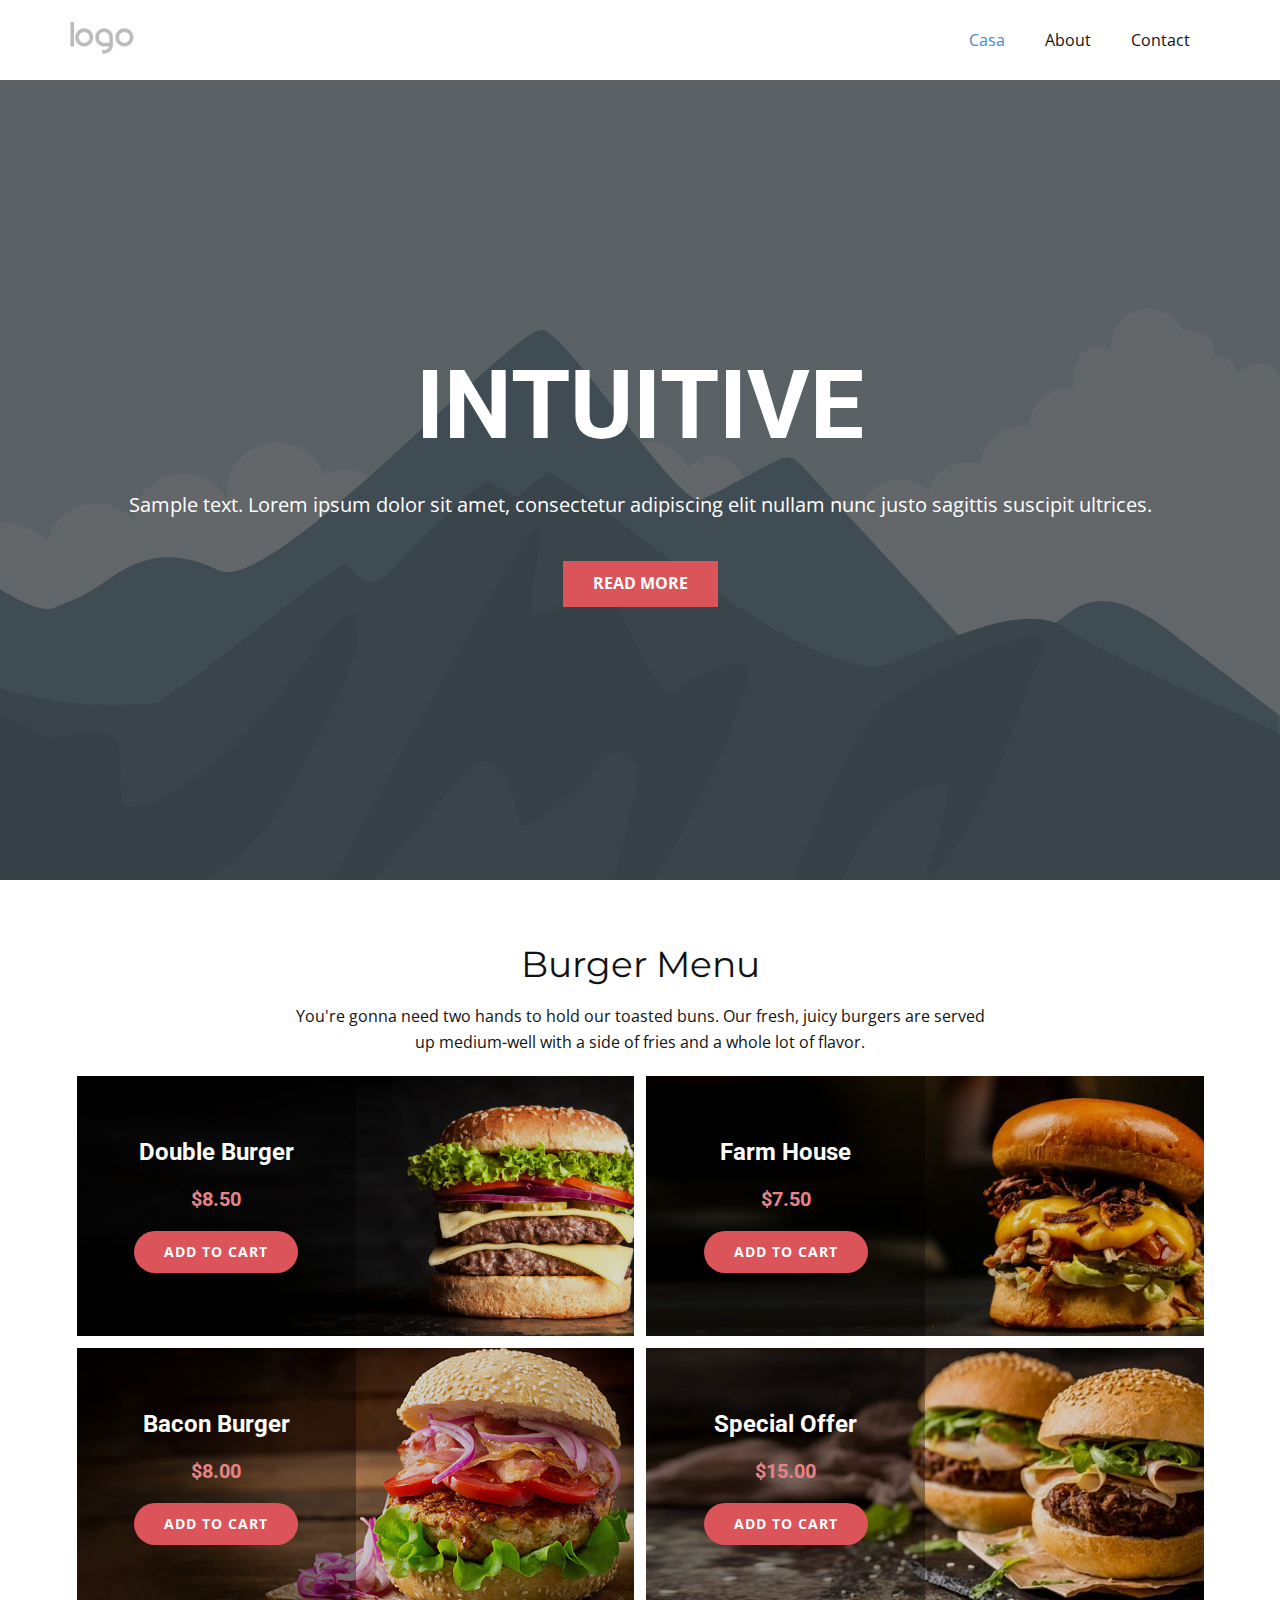
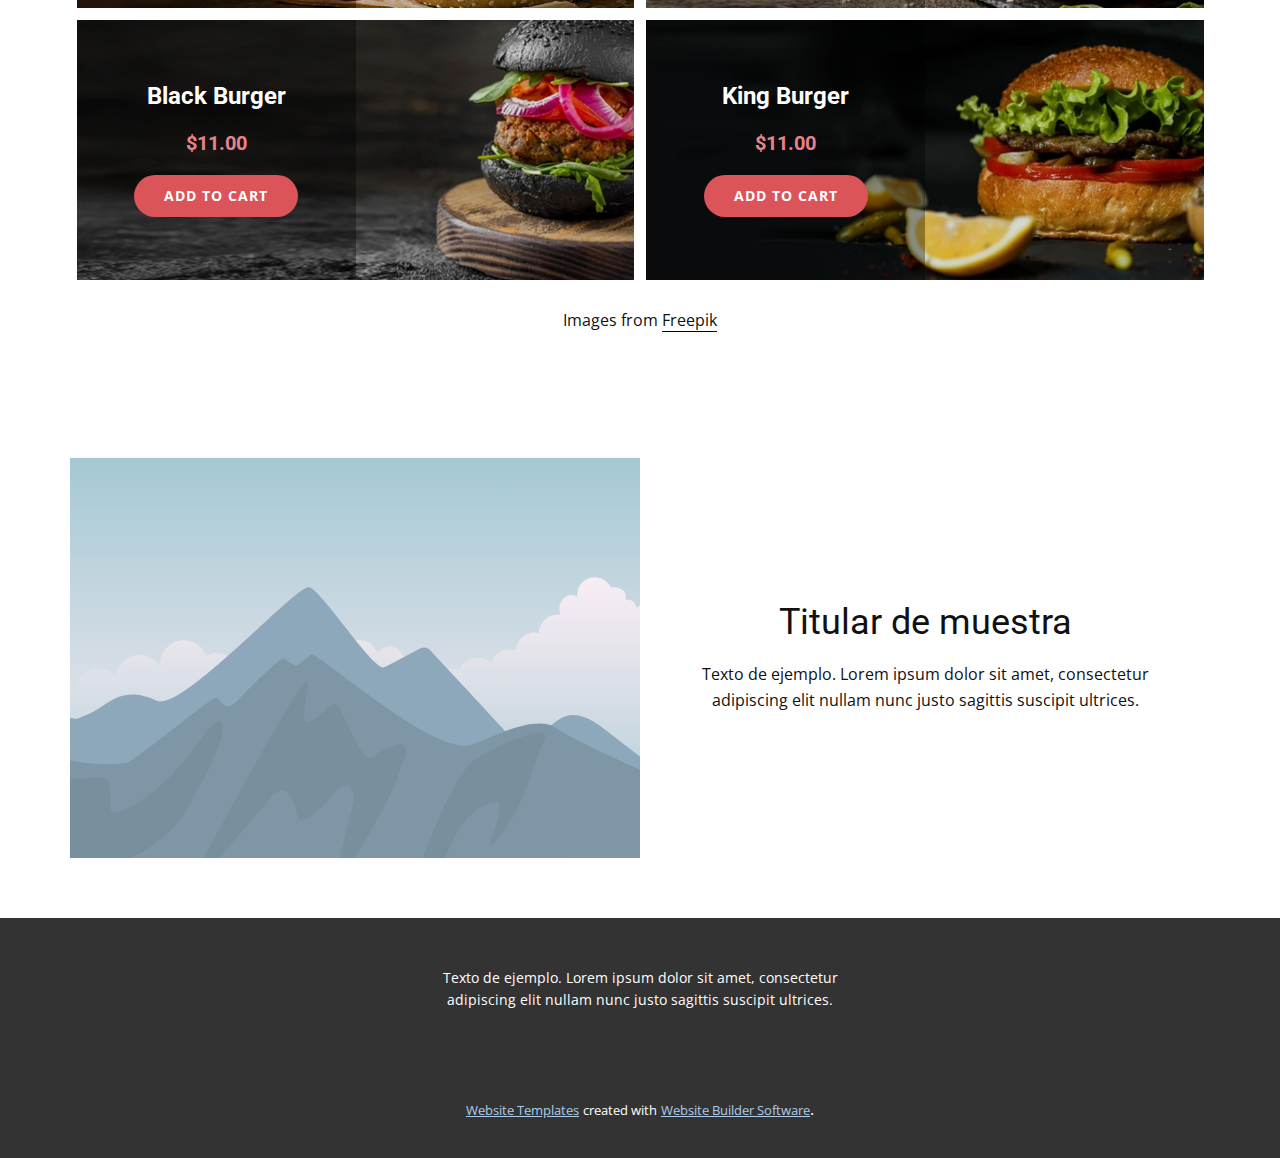
<file: index.html>
<!DOCTYPE html>
<html style="font-size: 16px;">
  <head>
    <meta name="viewport" content="width=device-width, initial-scale=1.0">
    <meta charset="utf-8">
    <meta name="keywords" content="INTUITIVE, Burger Menu">
    <meta name="description" content="">
    <meta name="page_type" content="np-template-header-footer-from-plugin">
    <title>Casa</title>
    <link rel="stylesheet" href="nicepage.css" media="screen">
<link rel="stylesheet" href="Casa.css" media="screen">
    <script class="u-script" type="text/javascript" src="jquery.js" defer=""></script>
    <script class="u-script" type="text/javascript" src="nicepage.js" defer=""></script>
    <meta name="generator" content="Nicepage 4.10.5, nicepage.com">
    <link id="u-theme-google-font" rel="stylesheet" href="https://fonts.googleapis.com/css?family=Roboto:100,100i,300,300i,400,400i,500,500i,700,700i,900,900i|Open+Sans:300,300i,400,400i,500,500i,600,600i,700,700i,800,800i">
    <link id="u-page-google-font" rel="stylesheet" href="https://fonts.googleapis.com/css?family=Montserrat:100,100i,200,200i,300,300i,400,400i,500,500i,600,600i,700,700i,800,800i,900,900i">
    
    
    
    
    <script type="application/ld+json">{
		"@context": "http://schema.org",
		"@type": "Organization",
		"name": "",
		"logo": "images/default-logo.png"
}</script>
    <meta name="theme-color" content="#478ac9">
    <meta property="og:title" content="Casa">
    <meta property="og:type" content="website">
  </head>
  <body data-home-page="Casa.html" data-home-page-title="Casa" class="u-body u-xl-mode"><header class="u-clearfix u-header u-header" id="sec-c787"><div class="u-clearfix u-sheet u-valign-middle u-sheet-1">
        <a href="https://nicepage.com" class="u-image u-logo u-image-1">
          <img src="images/default-logo.png" class="u-logo-image u-logo-image-1">
        </a>
        <nav class="u-menu u-menu-dropdown u-offcanvas u-menu-1">
          <div class="menu-collapse" style="font-size: 1rem; letter-spacing: 0px;">
            <a class="u-button-style u-custom-left-right-menu-spacing u-custom-padding-bottom u-custom-top-bottom-menu-spacing u-nav-link u-text-active-palette-1-base u-text-hover-palette-2-base" href="#">
              <svg class="u-svg-link" viewBox="0 0 24 24"><use xmlns:xlink="http://www.w3.org/1999/xlink" xlink:href="#menu-hamburger"></use></svg>
              <svg class="u-svg-content" version="1.1" id="menu-hamburger" viewBox="0 0 16 16" x="0px" y="0px" xmlns:xlink="http://www.w3.org/1999/xlink" xmlns="http://www.w3.org/2000/svg"><g><rect y="1" width="16" height="2"></rect><rect y="7" width="16" height="2"></rect><rect y="13" width="16" height="2"></rect>
</g></svg>
            </a>
          </div>
          <div class="u-nav-container">
            <ul class="u-nav u-unstyled u-nav-1"><li class="u-nav-item"><a class="u-button-style u-nav-link u-text-active-palette-1-base u-text-hover-palette-2-base" href="Casa.html" style="padding: 10px 20px;">Casa</a>
</li><li class="u-nav-item"><a class="u-button-style u-nav-link u-text-active-palette-1-base u-text-hover-palette-2-base" href="About.html" style="padding: 10px 20px;">About</a>
</li><li class="u-nav-item"><a class="u-button-style u-nav-link u-text-active-palette-1-base u-text-hover-palette-2-base" href="Contact.html" style="padding: 10px 20px;">Contact</a>
</li></ul>
          </div>
          <div class="u-nav-container-collapse">
            <div class="u-black u-container-style u-inner-container-layout u-opacity u-opacity-95 u-sidenav">
              <div class="u-inner-container-layout u-sidenav-overflow">
                <div class="u-menu-close"></div>
                <ul class="u-align-center u-nav u-popupmenu-items u-unstyled u-nav-2"><li class="u-nav-item"><a class="u-button-style u-nav-link" href="Casa.html">Casa</a>
</li><li class="u-nav-item"><a class="u-button-style u-nav-link" href="About.html">About</a>
</li><li class="u-nav-item"><a class="u-button-style u-nav-link" href="Contact.html">Contact</a>
</li></ul>
              </div>
            </div>
            <div class="u-black u-menu-overlay u-opacity u-opacity-70"></div>
          </div>
        </nav>
      </div></header>
    <section class="u-align-center u-clearfix u-image u-shading u-section-1" src="" data-image-width="256" data-image-height="256" id="sec-a275">
      <div class="u-clearfix u-sheet u-valign-middle u-sheet-1">
        <h1 class="u-text u-text-default u-title u-text-1">INTUITIVE</h1>
        <p class="u-large-text u-text u-text-default u-text-variant u-text-2">Sample text. Lorem ipsum dolor sit amet, consectetur adipiscing elit nullam nunc justo sagittis suscipit ultrices.</p>
        <a href="#" class="u-btn u-button-style u-palette-2-base u-btn-1">Read More</a>
      </div>
    </section>
    <section class="u-align-center u-clearfix u-section-2" id="carousel_120a">
      <div class="u-clearfix u-sheet u-valign-middle u-sheet-1">
        <h2 class="u-text u-text-default u-text-1">Burger Menu</h2>
        <p class="u-text u-text-2">You're gonna need two hands to hold our toasted buns. Our fresh, juicy burgers are served up medium-well with a side of fries and a whole lot of flavor.</p>
        <div class="u-list u-list-1">
          <div class="u-repeater u-repeater-1">
            <div class="u-align-right u-container-style u-image u-list-item u-repeater-item u-shading u-video-cover u-image-1" data-image-width="996" data-image-height="389">
              <div class="u-container-layout u-similar-container u-valign-middle-lg u-valign-middle-md u-valign-middle-sm u-valign-middle-xl u-container-layout-1">
                <div class="u-align-center u-black u-container-style u-group u-opacity u-opacity-35 u-video-cover u-group-1">
                  <div class="u-container-layout u-valign-middle u-container-layout-2">
                    <h4 class="u-text u-text-3">Double Burger</h4>
                    <h6 class="u-text u-text-palette-2-light-1 u-text-4">$8.50</h6>
                    <a href="https://nicepage.dev" class="u-active-palette-2-light-1 u-border-none u-btn u-btn-round u-button-style u-hover-palette-2-light-1 u-palette-2-base u-radius-50 u-btn-1"> add to cart</a>
                  </div>
                </div>
              </div>
            </div>
            <div class="u-align-right u-container-style u-image u-list-item u-repeater-item u-shading u-image-2" data-image-width="996" data-image-height="389">
              <div class="u-container-layout u-similar-container u-valign-middle-lg u-valign-middle-md u-valign-middle-sm u-valign-middle-xl u-container-layout-3">
                <div class="u-align-center u-black u-container-style u-group u-opacity u-opacity-35 u-video-cover u-group-2">
                  <div class="u-container-layout u-valign-middle u-container-layout-4">
                    <h4 class="u-text u-text-5">Farm House</h4>
                    <h6 class="u-text u-text-default u-text-palette-2-light-1 u-text-6">$7.50</h6>
                    <a href="https://nicepage.me" class="u-active-palette-2-light-1 u-border-none u-btn u-btn-round u-button-style u-hover-palette-2-light-1 u-palette-2-base u-radius-50 u-btn-2"> add to cart</a>
                  </div>
                </div>
              </div>
            </div>
            <div class="u-align-right u-container-style u-image u-list-item u-repeater-item u-shading u-video-cover u-image-3" data-image-width="996" data-image-height="389">
              <div class="u-container-layout u-similar-container u-valign-middle-lg u-valign-middle-md u-valign-middle-sm u-valign-middle-xl u-container-layout-5">
                <div class="u-align-center u-black u-container-style u-group u-opacity u-opacity-35 u-video-cover u-group-3">
                  <div class="u-container-layout u-valign-middle u-container-layout-6">
                    <h4 class="u-text u-text-default u-text-7">Bacon Burger</h4>
                    <h6 class="u-text u-text-default u-text-palette-2-light-1 u-text-8">$8.00</h6>
                    <a href="https://nicepage.com/c/counter-html-templates" class="u-active-palette-2-light-1 u-border-none u-btn u-btn-round u-button-style u-hover-palette-2-light-1 u-palette-2-base u-radius-50 u-btn-3">add to cart</a>
                  </div>
                </div>
              </div>
            </div>
            <div class="u-align-right u-container-style u-image u-list-item u-repeater-item u-shading u-video-cover u-image-4" data-image-width="996" data-image-height="389">
              <div class="u-container-layout u-similar-container u-valign-middle-lg u-valign-middle-md u-valign-middle-sm u-valign-middle-xl u-container-layout-7">
                <div class="u-align-center u-black u-container-style u-group u-opacity u-opacity-35 u-video-cover u-group-4">
                  <div class="u-container-layout u-valign-middle u-container-layout-8">
                    <h4 class="u-text u-text-default u-text-9">Special Offer</h4>
                    <h6 class="u-text u-text-default u-text-palette-2-light-1 u-text-10">$15.00</h6>
                    <a href="https://nicepage.com/website-templates" class="u-active-palette-2-light-1 u-border-none u-btn u-btn-round u-button-style u-hover-palette-2-light-1 u-palette-2-base u-radius-50 u-btn-4">add to cart</a>
                  </div>
                </div>
              </div>
            </div>
            <div class="u-align-right u-container-style u-image u-list-item u-repeater-item u-shading u-video-cover u-image-5" data-image-width="996" data-image-height="389">
              <div class="u-container-layout u-similar-container u-valign-middle-lg u-valign-middle-md u-valign-middle-sm u-valign-middle-xl u-container-layout-9">
                <div class="u-align-center u-black u-container-style u-group u-opacity u-opacity-35 u-video-cover u-group-5">
                  <div class="u-container-layout u-valign-middle u-container-layout-10">
                    <h4 class="u-text u-text-default u-text-11">Black Burger</h4>
                    <h6 class="u-text u-text-default u-text-palette-2-light-1 u-text-12">$11.00</h6>
                    <a href="https://nicepage.com/c/text-button-html-templates" class="u-active-palette-2-light-1 u-border-none u-btn u-btn-round u-button-style u-hover-palette-2-light-1 u-palette-2-base u-radius-50 u-btn-5">add to cart</a>
                  </div>
                </div>
              </div>
            </div>
            <div class="u-align-right u-container-style u-image u-list-item u-repeater-item u-shading u-video-cover u-image-6" data-image-width="996" data-image-height="389">
              <div class="u-container-layout u-similar-container u-valign-middle-lg u-valign-middle-md u-valign-middle-sm u-valign-middle-xl u-container-layout-11">
                <div class="u-align-center u-black u-container-style u-group u-opacity u-opacity-35 u-video-cover u-group-6">
                  <div class="u-container-layout u-valign-middle u-container-layout-12">
                    <h4 class="u-text u-text-default u-text-13">King Burger</h4>
                    <h6 class="u-text u-text-default u-text-palette-2-light-1 u-text-14">$11.00</h6>
                    <a href="https://nicepage.com/css-templates" class="u-active-palette-2-light-1 u-border-none u-btn u-btn-round u-button-style u-hover-palette-2-light-1 u-palette-2-base u-radius-50 u-btn-6">add to cart</a>
                  </div>
                </div>
              </div>
            </div>
          </div>
        </div>
        <p class="u-text u-text-default u-text-15">Images from <a href="https://www.freepik.com/photos/food" class="u-active-none u-border-1 u-border-active-palette-2-base u-border-black u-border-hover-palette-2-base u-btn u-button-link u-button-style u-hover-none u-none u-text-body-color u-btn-7">Freepik</a>
        </p>
      </div>
    </section>
    <section class="u-clearfix u-section-3" id="sec-63ab">
      <div class="u-clearfix u-sheet u-sheet-1">
        <div class="u-clearfix u-expanded-width u-layout-wrap u-layout-wrap-1">
          <div class="u-layout">
            <div class="u-layout-row">
              <div class="u-container-style u-image u-layout-cell u-size-30 u-image-1" data-image-width="400" data-image-height="265">
                <div class="u-container-layout u-valign-top u-container-layout-1"></div>
              </div>
              <div class="u-align-center u-container-style u-layout-cell u-size-30 u-layout-cell-2">
                <div class="u-container-layout u-valign-middle u-container-layout-2">
                  <h2 class="u-text u-text-default u-text-1">Titular de muestra</h2>
                  <p class="u-text u-text-default u-text-2">Texto de ejemplo. Lorem ipsum dolor sit amet, consectetur adipiscing elit nullam nunc justo sagittis suscipit ultrices.</p>
                </div>
              </div>
            </div>
          </div>
        </div>
      </div>
    </section>
    
    
    <footer class="u-align-center u-clearfix u-footer u-grey-80 u-footer" id="sec-c213"><div class="u-clearfix u-sheet u-sheet-1">
        <p class="u-small-text u-text u-text-variant u-text-1">Texto de ejemplo. Lorem ipsum dolor sit amet, consectetur adipiscing elit nullam nunc justo sagittis suscipit ultrices.</p>
      </div></footer>
    <section class="u-backlink u-clearfix u-grey-80">
      <a class="u-link" href="https://nicepage.com/website-templates" target="_blank">
        <span>Website Templates</span>
      </a>
      <p class="u-text">
        <span>created with</span>
      </p>
      <a class="u-link" href="" target="_blank">
        <span>Website Builder Software</span>
      </a>. 
    </section>
  </body>
</html>
</file>
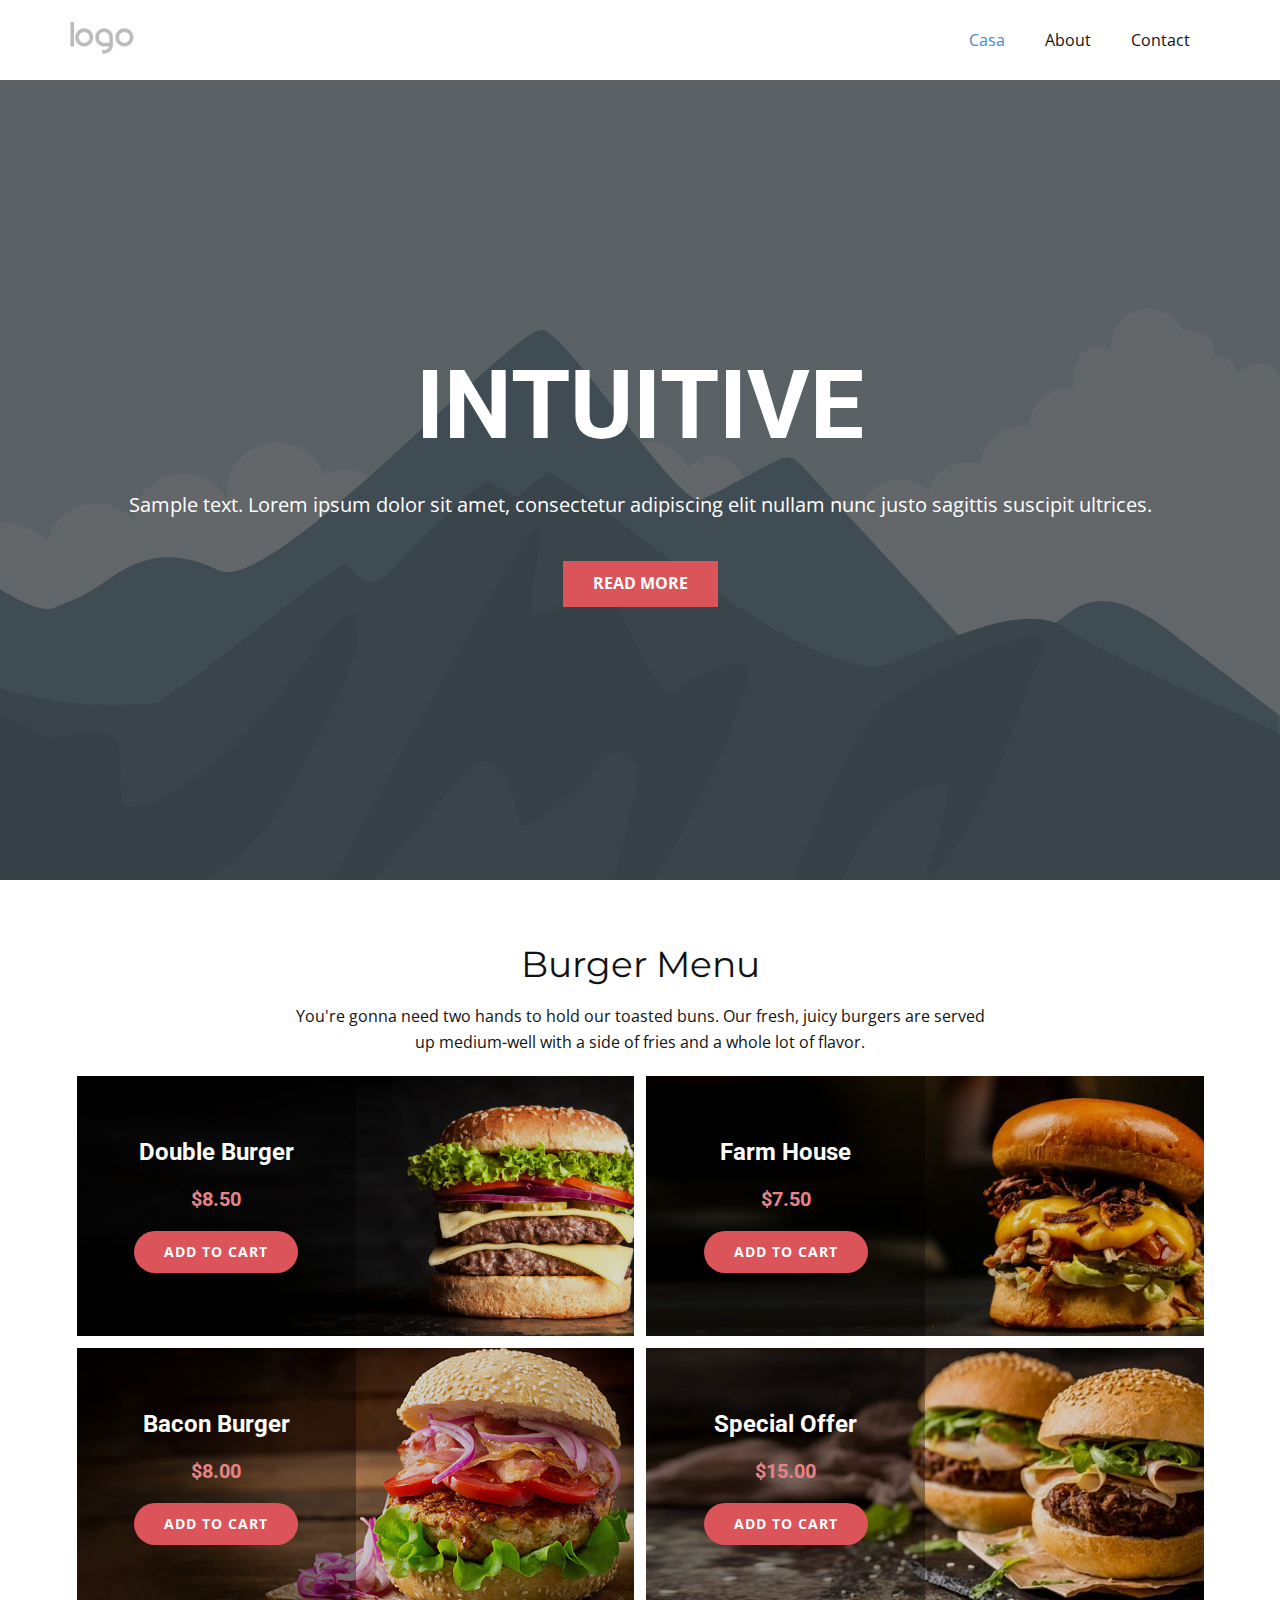
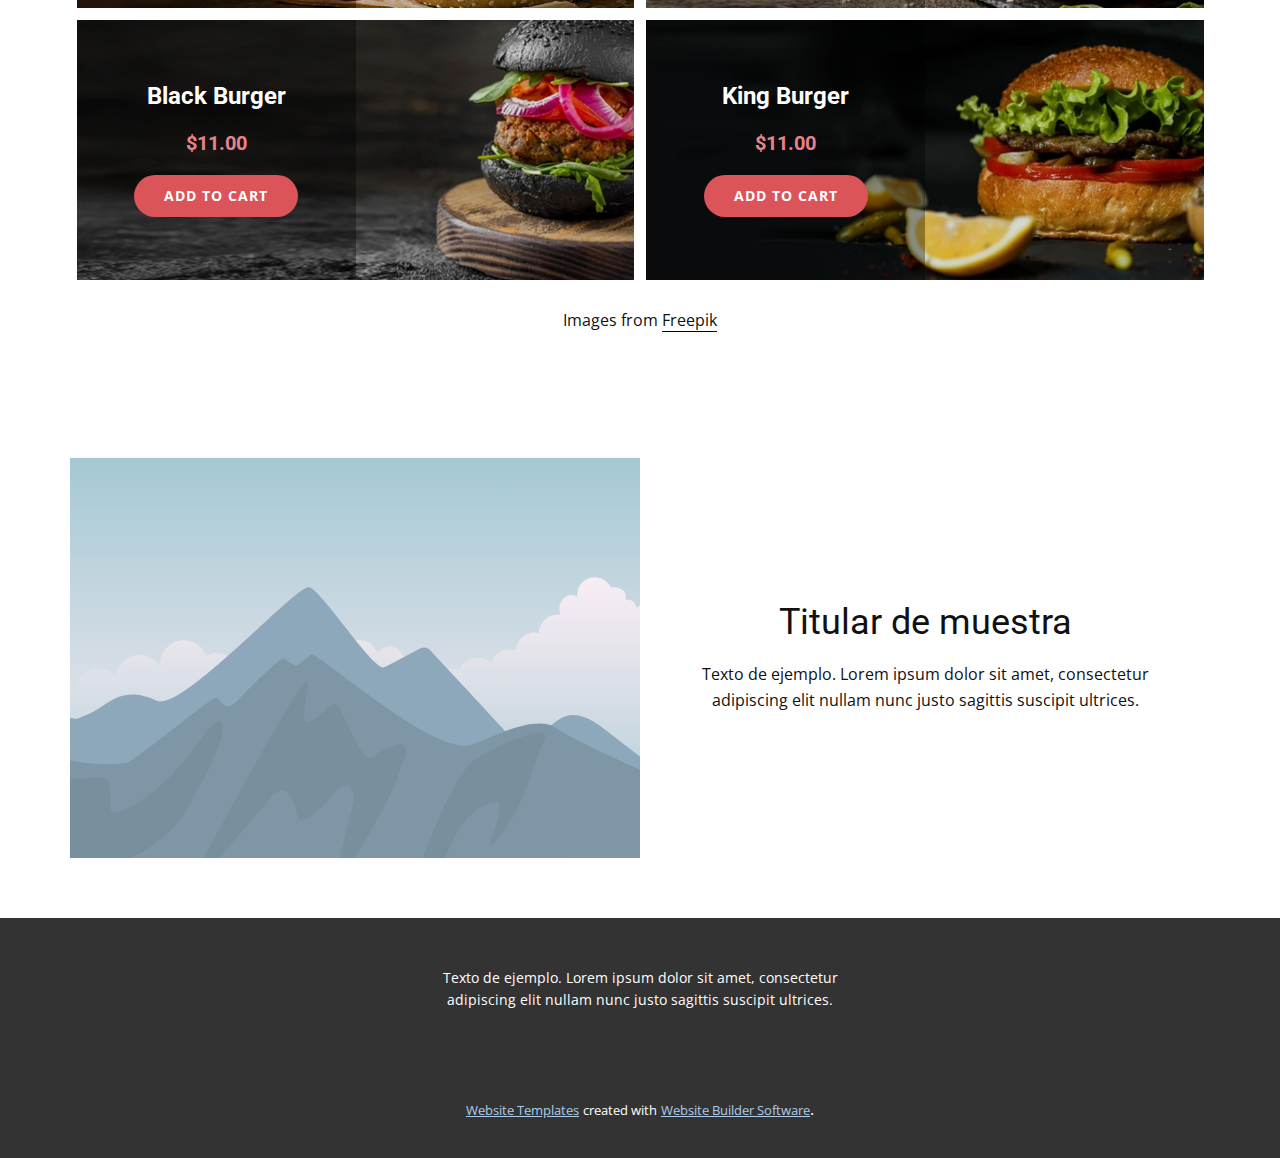
<file: Casa.html>
<!DOCTYPE html>
<html style="font-size: 16px;">
  <head>
    <meta name="viewport" content="width=device-width, initial-scale=1.0">
    <meta charset="utf-8">
    <meta name="keywords" content="INTUITIVE, Burger Menu">
    <meta name="description" content="">
    <meta name="page_type" content="np-template-header-footer-from-plugin">
    <title>Casa</title>
    <link rel="stylesheet" href="nicepage.css" media="screen">
<link rel="stylesheet" href="Casa.css" media="screen">
    <script class="u-script" type="text/javascript" src="jquery.js" defer=""></script>
    <script class="u-script" type="text/javascript" src="nicepage.js" defer=""></script>
    <meta name="generator" content="Nicepage 4.10.5, nicepage.com">
    <link id="u-theme-google-font" rel="stylesheet" href="https://fonts.googleapis.com/css?family=Roboto:100,100i,300,300i,400,400i,500,500i,700,700i,900,900i|Open+Sans:300,300i,400,400i,500,500i,600,600i,700,700i,800,800i">
    <link id="u-page-google-font" rel="stylesheet" href="https://fonts.googleapis.com/css?family=Montserrat:100,100i,200,200i,300,300i,400,400i,500,500i,600,600i,700,700i,800,800i,900,900i">
    
    
    
    
    <script type="application/ld+json">{
		"@context": "http://schema.org",
		"@type": "Organization",
		"name": "",
		"logo": "images/default-logo.png"
}</script>
    <meta name="theme-color" content="#478ac9">
    <meta property="og:title" content="Casa">
    <meta property="og:type" content="website">
  </head>
  <body class="u-body u-xl-mode"><header class="u-clearfix u-header u-header" id="sec-c787"><div class="u-clearfix u-sheet u-valign-middle u-sheet-1">
        <a href="https://nicepage.com" class="u-image u-logo u-image-1">
          <img src="images/default-logo.png" class="u-logo-image u-logo-image-1">
        </a>
        <nav class="u-menu u-menu-dropdown u-offcanvas u-menu-1">
          <div class="menu-collapse" style="font-size: 1rem; letter-spacing: 0px;">
            <a class="u-button-style u-custom-left-right-menu-spacing u-custom-padding-bottom u-custom-top-bottom-menu-spacing u-nav-link u-text-active-palette-1-base u-text-hover-palette-2-base" href="#">
              <svg class="u-svg-link" viewBox="0 0 24 24"><use xmlns:xlink="http://www.w3.org/1999/xlink" xlink:href="#menu-hamburger"></use></svg>
              <svg class="u-svg-content" version="1.1" id="menu-hamburger" viewBox="0 0 16 16" x="0px" y="0px" xmlns:xlink="http://www.w3.org/1999/xlink" xmlns="http://www.w3.org/2000/svg"><g><rect y="1" width="16" height="2"></rect><rect y="7" width="16" height="2"></rect><rect y="13" width="16" height="2"></rect>
</g></svg>
            </a>
          </div>
          <div class="u-nav-container">
            <ul class="u-nav u-unstyled u-nav-1"><li class="u-nav-item"><a class="u-button-style u-nav-link u-text-active-palette-1-base u-text-hover-palette-2-base" href="Casa.html" style="padding: 10px 20px;">Casa</a>
</li><li class="u-nav-item"><a class="u-button-style u-nav-link u-text-active-palette-1-base u-text-hover-palette-2-base" href="About.html" style="padding: 10px 20px;">About</a>
</li><li class="u-nav-item"><a class="u-button-style u-nav-link u-text-active-palette-1-base u-text-hover-palette-2-base" href="Contact.html" style="padding: 10px 20px;">Contact</a>
</li></ul>
          </div>
          <div class="u-nav-container-collapse">
            <div class="u-black u-container-style u-inner-container-layout u-opacity u-opacity-95 u-sidenav">
              <div class="u-inner-container-layout u-sidenav-overflow">
                <div class="u-menu-close"></div>
                <ul class="u-align-center u-nav u-popupmenu-items u-unstyled u-nav-2"><li class="u-nav-item"><a class="u-button-style u-nav-link" href="Casa.html">Casa</a>
</li><li class="u-nav-item"><a class="u-button-style u-nav-link" href="About.html">About</a>
</li><li class="u-nav-item"><a class="u-button-style u-nav-link" href="Contact.html">Contact</a>
</li></ul>
              </div>
            </div>
            <div class="u-black u-menu-overlay u-opacity u-opacity-70"></div>
          </div>
        </nav>
      </div></header>
    <section class="u-align-center u-clearfix u-image u-shading u-section-1" src="" data-image-width="256" data-image-height="256" id="sec-a275">
      <div class="u-clearfix u-sheet u-valign-middle u-sheet-1">
        <h1 class="u-text u-text-default u-title u-text-1">INTUITIVE</h1>
        <p class="u-large-text u-text u-text-default u-text-variant u-text-2">Sample text. Lorem ipsum dolor sit amet, consectetur adipiscing elit nullam nunc justo sagittis suscipit ultrices.</p>
        <a href="#" class="u-btn u-button-style u-palette-2-base u-btn-1">Read More</a>
      </div>
    </section>
    <section class="u-align-center u-clearfix u-section-2" id="carousel_120a">
      <div class="u-clearfix u-sheet u-valign-middle u-sheet-1">
        <h2 class="u-text u-text-default u-text-1">Burger Menu</h2>
        <p class="u-text u-text-2">You're gonna need two hands to hold our toasted buns. Our fresh, juicy burgers are served up medium-well with a side of fries and a whole lot of flavor.</p>
        <div class="u-list u-list-1">
          <div class="u-repeater u-repeater-1">
            <div class="u-align-right u-container-style u-image u-list-item u-repeater-item u-shading u-video-cover u-image-1" data-image-width="996" data-image-height="389">
              <div class="u-container-layout u-similar-container u-valign-middle-lg u-valign-middle-md u-valign-middle-sm u-valign-middle-xl u-container-layout-1">
                <div class="u-align-center u-black u-container-style u-group u-opacity u-opacity-35 u-video-cover u-group-1">
                  <div class="u-container-layout u-valign-middle u-container-layout-2">
                    <h4 class="u-text u-text-3">Double Burger</h4>
                    <h6 class="u-text u-text-palette-2-light-1 u-text-4">$8.50</h6>
                    <a href="https://nicepage.dev" class="u-active-palette-2-light-1 u-border-none u-btn u-btn-round u-button-style u-hover-palette-2-light-1 u-palette-2-base u-radius-50 u-btn-1"> add to cart</a>
                  </div>
                </div>
              </div>
            </div>
            <div class="u-align-right u-container-style u-image u-list-item u-repeater-item u-shading u-image-2" data-image-width="996" data-image-height="389">
              <div class="u-container-layout u-similar-container u-valign-middle-lg u-valign-middle-md u-valign-middle-sm u-valign-middle-xl u-container-layout-3">
                <div class="u-align-center u-black u-container-style u-group u-opacity u-opacity-35 u-video-cover u-group-2">
                  <div class="u-container-layout u-valign-middle u-container-layout-4">
                    <h4 class="u-text u-text-5">Farm House</h4>
                    <h6 class="u-text u-text-default u-text-palette-2-light-1 u-text-6">$7.50</h6>
                    <a href="https://nicepage.me" class="u-active-palette-2-light-1 u-border-none u-btn u-btn-round u-button-style u-hover-palette-2-light-1 u-palette-2-base u-radius-50 u-btn-2"> add to cart</a>
                  </div>
                </div>
              </div>
            </div>
            <div class="u-align-right u-container-style u-image u-list-item u-repeater-item u-shading u-video-cover u-image-3" data-image-width="996" data-image-height="389">
              <div class="u-container-layout u-similar-container u-valign-middle-lg u-valign-middle-md u-valign-middle-sm u-valign-middle-xl u-container-layout-5">
                <div class="u-align-center u-black u-container-style u-group u-opacity u-opacity-35 u-video-cover u-group-3">
                  <div class="u-container-layout u-valign-middle u-container-layout-6">
                    <h4 class="u-text u-text-default u-text-7">Bacon Burger</h4>
                    <h6 class="u-text u-text-default u-text-palette-2-light-1 u-text-8">$8.00</h6>
                    <a href="https://nicepage.com/c/counter-html-templates" class="u-active-palette-2-light-1 u-border-none u-btn u-btn-round u-button-style u-hover-palette-2-light-1 u-palette-2-base u-radius-50 u-btn-3">add to cart</a>
                  </div>
                </div>
              </div>
            </div>
            <div class="u-align-right u-container-style u-image u-list-item u-repeater-item u-shading u-video-cover u-image-4" data-image-width="996" data-image-height="389">
              <div class="u-container-layout u-similar-container u-valign-middle-lg u-valign-middle-md u-valign-middle-sm u-valign-middle-xl u-container-layout-7">
                <div class="u-align-center u-black u-container-style u-group u-opacity u-opacity-35 u-video-cover u-group-4">
                  <div class="u-container-layout u-valign-middle u-container-layout-8">
                    <h4 class="u-text u-text-default u-text-9">Special Offer</h4>
                    <h6 class="u-text u-text-default u-text-palette-2-light-1 u-text-10">$15.00</h6>
                    <a href="https://nicepage.com/website-templates" class="u-active-palette-2-light-1 u-border-none u-btn u-btn-round u-button-style u-hover-palette-2-light-1 u-palette-2-base u-radius-50 u-btn-4">add to cart</a>
                  </div>
                </div>
              </div>
            </div>
            <div class="u-align-right u-container-style u-image u-list-item u-repeater-item u-shading u-video-cover u-image-5" data-image-width="996" data-image-height="389">
              <div class="u-container-layout u-similar-container u-valign-middle-lg u-valign-middle-md u-valign-middle-sm u-valign-middle-xl u-container-layout-9">
                <div class="u-align-center u-black u-container-style u-group u-opacity u-opacity-35 u-video-cover u-group-5">
                  <div class="u-container-layout u-valign-middle u-container-layout-10">
                    <h4 class="u-text u-text-default u-text-11">Black Burger</h4>
                    <h6 class="u-text u-text-default u-text-palette-2-light-1 u-text-12">$11.00</h6>
                    <a href="https://nicepage.com/c/text-button-html-templates" class="u-active-palette-2-light-1 u-border-none u-btn u-btn-round u-button-style u-hover-palette-2-light-1 u-palette-2-base u-radius-50 u-btn-5">add to cart</a>
                  </div>
                </div>
              </div>
            </div>
            <div class="u-align-right u-container-style u-image u-list-item u-repeater-item u-shading u-video-cover u-image-6" data-image-width="996" data-image-height="389">
              <div class="u-container-layout u-similar-container u-valign-middle-lg u-valign-middle-md u-valign-middle-sm u-valign-middle-xl u-container-layout-11">
                <div class="u-align-center u-black u-container-style u-group u-opacity u-opacity-35 u-video-cover u-group-6">
                  <div class="u-container-layout u-valign-middle u-container-layout-12">
                    <h4 class="u-text u-text-default u-text-13">King Burger</h4>
                    <h6 class="u-text u-text-default u-text-palette-2-light-1 u-text-14">$11.00</h6>
                    <a href="https://nicepage.com/css-templates" class="u-active-palette-2-light-1 u-border-none u-btn u-btn-round u-button-style u-hover-palette-2-light-1 u-palette-2-base u-radius-50 u-btn-6">add to cart</a>
                  </div>
                </div>
              </div>
            </div>
          </div>
        </div>
        <p class="u-text u-text-default u-text-15">Images from <a href="https://www.freepik.com/photos/food" class="u-active-none u-border-1 u-border-active-palette-2-base u-border-black u-border-hover-palette-2-base u-btn u-button-link u-button-style u-hover-none u-none u-text-body-color u-btn-7">Freepik</a>
        </p>
      </div>
    </section>
    <section class="u-clearfix u-section-3" id="sec-63ab">
      <div class="u-clearfix u-sheet u-sheet-1">
        <div class="u-clearfix u-expanded-width u-layout-wrap u-layout-wrap-1">
          <div class="u-layout">
            <div class="u-layout-row">
              <div class="u-container-style u-image u-layout-cell u-size-30 u-image-1" data-image-width="400" data-image-height="265">
                <div class="u-container-layout u-valign-top u-container-layout-1"></div>
              </div>
              <div class="u-align-center u-container-style u-layout-cell u-size-30 u-layout-cell-2">
                <div class="u-container-layout u-valign-middle u-container-layout-2">
                  <h2 class="u-text u-text-default u-text-1">Titular de muestra</h2>
                  <p class="u-text u-text-default u-text-2">Texto de ejemplo. Lorem ipsum dolor sit amet, consectetur adipiscing elit nullam nunc justo sagittis suscipit ultrices.</p>
                </div>
              </div>
            </div>
          </div>
        </div>
      </div>
    </section>
    
    
    <footer class="u-align-center u-clearfix u-footer u-grey-80 u-footer" id="sec-c213"><div class="u-clearfix u-sheet u-sheet-1">
        <p class="u-small-text u-text u-text-variant u-text-1">Texto de ejemplo. Lorem ipsum dolor sit amet, consectetur adipiscing elit nullam nunc justo sagittis suscipit ultrices.</p>
      </div></footer>
    <section class="u-backlink u-clearfix u-grey-80">
      <a class="u-link" href="https://nicepage.com/website-templates" target="_blank">
        <span>Website Templates</span>
      </a>
      <p class="u-text">
        <span>created with</span>
      </p>
      <a class="u-link" href="" target="_blank">
        <span>Website Builder Software</span>
      </a>. 
    </section>
  </body>
</html>
</file>
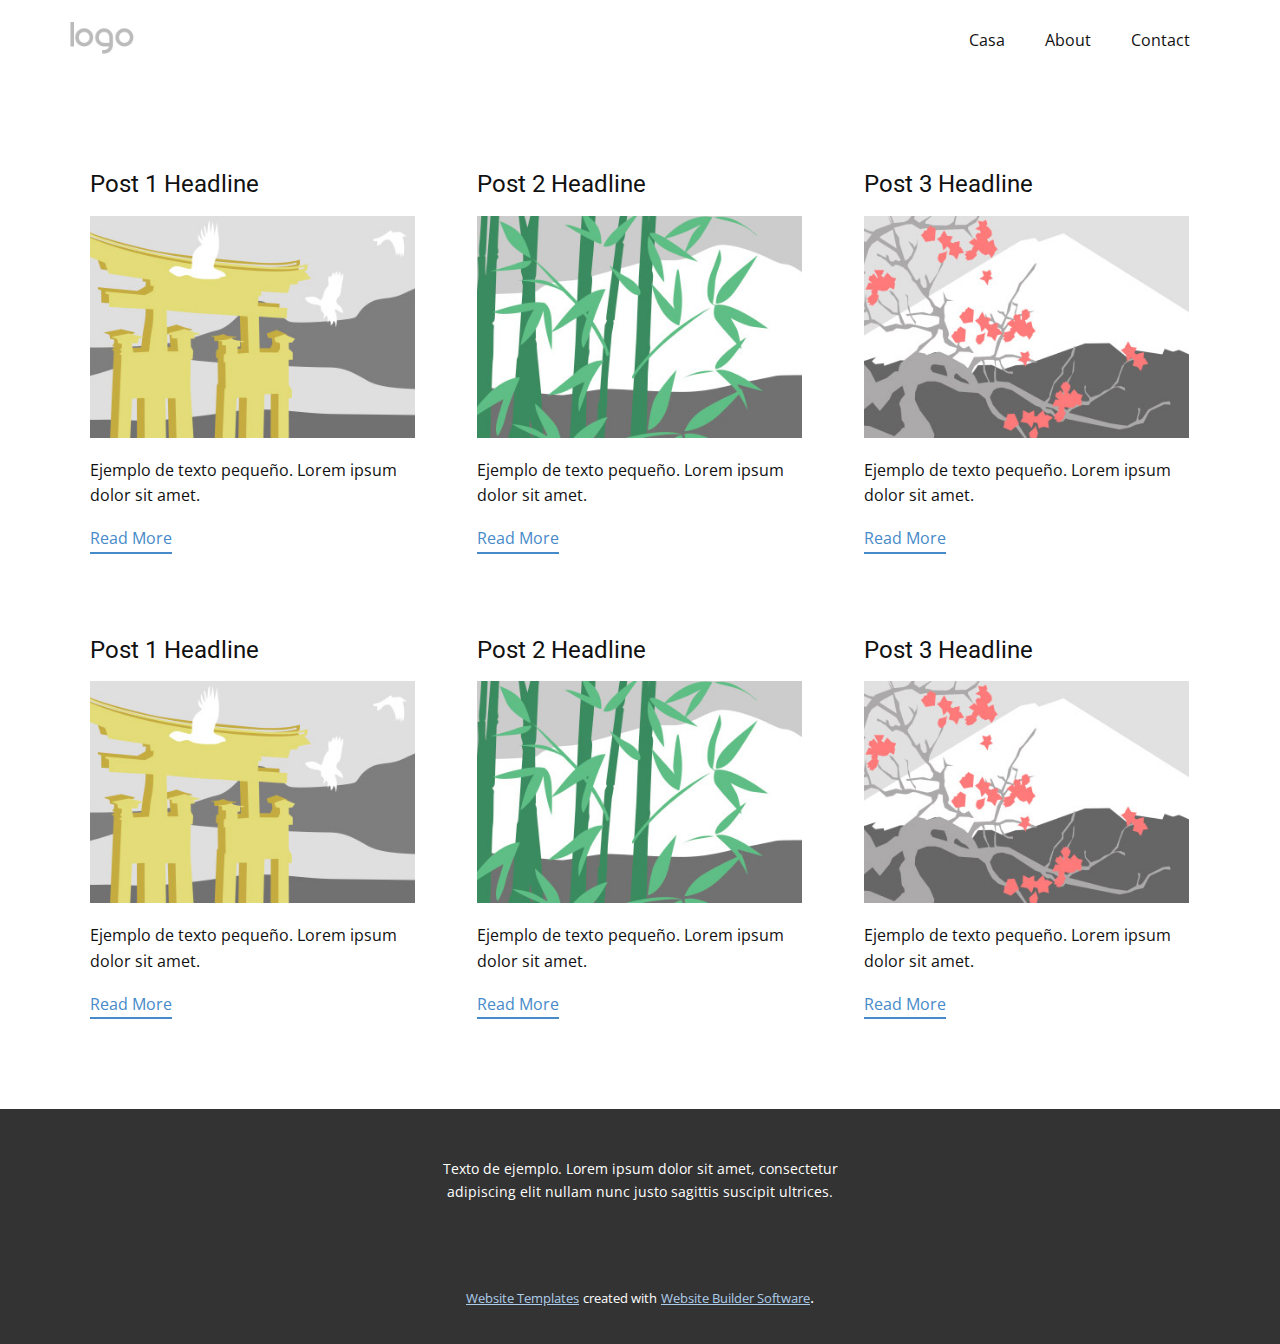
<file: blog/blog.html>
<html style="font-size: 16px;"><head>
    <meta name="viewport" content="width=device-width, initial-scale=1.0">
    <meta charset="utf-8">
    <meta name="keywords" content="">
    <meta name="description" content="">
    <meta name="page_type" content="np-template-header-footer-from-plugin">
    <title>Blog Template</title>
    <link rel="stylesheet" href="../nicepage.css" media="screen">
<link rel="stylesheet" href="../Blog-Template.css" media="screen">
    <script class="u-script" type="text/javascript" src="../jquery.js" defer=""></script>
    <script class="u-script" type="text/javascript" src="../nicepage.js" defer=""></script>
    <meta name="generator" content="Nicepage 4.10.5, nicepage.com">
    <link id="u-theme-google-font" rel="stylesheet" href="https://fonts.googleapis.com/css?family=Roboto:100,100i,300,300i,400,400i,500,500i,700,700i,900,900i|Open+Sans:300,300i,400,400i,500,500i,600,600i,700,700i,800,800i">
    
    
    <script type="application/ld+json">{
		"@context": "http://schema.org",
		"@type": "Organization",
		"name": "",
		"logo": "images/default-logo.png"
}</script>
    <meta name="theme-color" content="#478ac9">
  </head>
  <body class="u-body u-xl-mode"><header class="u-clearfix u-header u-header" id="sec-c787"><div class="u-clearfix u-sheet u-valign-middle u-sheet-1">
        <a href="https://nicepage.com" class="u-image u-logo u-image-1">
          <img src="../images/default-logo.png" class="u-logo-image u-logo-image-1">
        </a>
        <nav class="u-menu u-menu-dropdown u-offcanvas u-menu-1">
          <div class="menu-collapse" style="font-size: 1rem; letter-spacing: 0px;">
            <a class="u-button-style u-custom-left-right-menu-spacing u-custom-padding-bottom u-custom-top-bottom-menu-spacing u-nav-link u-text-active-palette-1-base u-text-hover-palette-2-base" href="#">
              <svg class="u-svg-link" viewBox="0 0 24 24"><use xmlns:xlink="http://www.w3.org/1999/xlink" xlink:href="#menu-hamburger"></use></svg>
              <svg class="u-svg-content" version="1.1" id="menu-hamburger" viewBox="0 0 16 16" x="0px" y="0px" xmlns:xlink="http://www.w3.org/1999/xlink" xmlns="http://www.w3.org/2000/svg"><g><rect y="1" width="16" height="2"></rect><rect y="7" width="16" height="2"></rect><rect y="13" width="16" height="2"></rect>
</g></svg>
            </a>
          </div>
          <div class="u-nav-container">
            <ul class="u-nav u-unstyled u-nav-1"><li class="u-nav-item"><a class="u-button-style u-nav-link u-text-active-palette-1-base u-text-hover-palette-2-base" href="../Casa.html" style="padding: 10px 20px;">Casa</a>
</li><li class="u-nav-item"><a class="u-button-style u-nav-link u-text-active-palette-1-base u-text-hover-palette-2-base" href="../About.html" style="padding: 10px 20px;">About</a>
</li><li class="u-nav-item"><a class="u-button-style u-nav-link u-text-active-palette-1-base u-text-hover-palette-2-base" href="../Contact.html" style="padding: 10px 20px;">Contact</a>
</li></ul>
          </div>
          <div class="u-nav-container-collapse">
            <div class="u-black u-container-style u-inner-container-layout u-opacity u-opacity-95 u-sidenav">
              <div class="u-inner-container-layout u-sidenav-overflow">
                <div class="u-menu-close"></div>
                <ul class="u-align-center u-nav u-popupmenu-items u-unstyled u-nav-2"><li class="u-nav-item"><a class="u-button-style u-nav-link" href="../Casa.html">Casa</a>
</li><li class="u-nav-item"><a class="u-button-style u-nav-link" href="../About.html">About</a>
</li><li class="u-nav-item"><a class="u-button-style u-nav-link" href="../Contact.html">Contact</a>
</li></ul>
              </div>
            </div>
            <div class="u-black u-menu-overlay u-opacity u-opacity-70"></div>
          </div>
        </nav>
      </div></header>
    <section class="u-clearfix u-section-1" id="sec-cf63">
      <div class="u-clearfix u-sheet u-valign-middle u-sheet-1"><!--blog--><!--blog_options_json--><!--{"type":"Recent","source":"","tags":"","count":""}--><!--/blog_options_json-->
        <div class="u-blog u-expanded-width u-repeater u-repeater-1"><!--blog_post-->
          <div class="u-blog-post u-container-style u-repeater-item u-white u-repeater-item-1">
            <div class="u-container-layout u-similar-container u-valign-top u-container-layout-1"><!--blog_post_header-->
              <h4 class="u-blog-control u-text u-text-1">
                <a class="u-post-header-link" href="../blog/enviar-5.html"><!--blog_post_header_content-->Post 1 Headline<!--/blog_post_header_content--></a>
              </h4><!--/blog_post_header--><!--blog_post_image-->
              <a class="u-post-header-link" href="../blog/enviar-5.html"><img alt="" class="u-blog-control u-expanded-width u-image u-image-default u-image-1" src="[data-uri]"></a><!--/blog_post_image--><!--blog_post_content-->
              <div class="u-blog-control u-post-content u-text u-text-2 fr-view">Ejemplo de texto pequeño. Lorem ipsum dolor sit amet.</div><!--/blog_post_content--><!--blog_post_readmore-->
              <a href="../blog/enviar-5.html" class="u-blog-control u-border-2 u-border-palette-1-base u-btn u-btn-rectangle u-button-style u-none u-btn-1"><!--blog_post_readmore_content--><!--options_json--><!--{"content":"Read More","defaultValue":"Lee mas"}--><!--/options_json-->Read More<!--/blog_post_readmore_content--></a><!--/blog_post_readmore-->
            </div>
          </div><div class="u-blog-post u-container-style u-repeater-item u-video-cover u-white">
            <div class="u-container-layout u-similar-container u-valign-top u-container-layout-2"><!--blog_post_header-->
              <h4 class="u-blog-control u-text u-text-3">
                <a class="u-post-header-link" href="../blog/enviar-4.html"><!--blog_post_header_content-->Post 2 Headline<!--/blog_post_header_content--></a>
              </h4><!--/blog_post_header--><!--blog_post_image-->
              <a class="u-post-header-link" href="../blog/enviar-4.html"><img alt="" class="u-blog-control u-expanded-width u-image u-image-default u-image-2" src="[data-uri]"></a><!--/blog_post_image--><!--blog_post_content-->
              <div class="u-blog-control u-post-content u-text u-text-4 fr-view">Ejemplo de texto pequeño. Lorem ipsum dolor sit amet.</div><!--/blog_post_content--><!--blog_post_readmore-->
              <a href="../blog/enviar-4.html" class="u-blog-control u-border-2 u-border-palette-1-base u-btn u-btn-rectangle u-button-style u-none u-btn-2"><!--blog_post_readmore_content--><!--options_json--><!--{"content":"Read More","defaultValue":"Lee mas"}--><!--/options_json-->Read More<!--/blog_post_readmore_content--></a><!--/blog_post_readmore-->
            </div>
          </div><div class="u-blog-post u-container-style u-repeater-item u-video-cover u-white">
            <div class="u-container-layout u-similar-container u-valign-top u-container-layout-3"><!--blog_post_header-->
              <h4 class="u-blog-control u-text u-text-5">
                <a class="u-post-header-link" href="../blog/enviar-3.html"><!--blog_post_header_content-->Post 3 Headline<!--/blog_post_header_content--></a>
              </h4><!--/blog_post_header--><!--blog_post_image-->
              <a class="u-post-header-link" href="../blog/enviar-3.html"><img alt="" class="u-blog-control u-expanded-width u-image u-image-default u-image-3" src="[data-uri]"></a><!--/blog_post_image--><!--blog_post_content-->
              <div class="u-blog-control u-post-content u-text u-text-6 fr-view">Ejemplo de texto pequeño. Lorem ipsum dolor sit amet.</div><!--/blog_post_content--><!--blog_post_readmore-->
              <a href="../blog/enviar-3.html" class="u-blog-control u-border-2 u-border-palette-1-base u-btn u-btn-rectangle u-button-style u-none u-btn-3"><!--blog_post_readmore_content--><!--options_json--><!--{"content":"Read More","defaultValue":"Lee mas"}--><!--/options_json-->Read More<!--/blog_post_readmore_content--></a><!--/blog_post_readmore-->
            </div>
          </div><div class="u-blog-post u-container-style u-repeater-item u-white u-repeater-item-1">
            <div class="u-container-layout u-similar-container u-valign-top u-container-layout-1"><!--blog_post_header-->
              <h4 class="u-blog-control u-text u-text-1">
                <a class="u-post-header-link" href="../blog/enviar-2.html"><!--blog_post_header_content-->Post 1 Headline<!--/blog_post_header_content--></a>
              </h4><!--/blog_post_header--><!--blog_post_image-->
              <a class="u-post-header-link" href="../blog/enviar-2.html"><img alt="" class="u-blog-control u-expanded-width u-image u-image-default u-image-1" src="[data-uri]"></a><!--/blog_post_image--><!--blog_post_content-->
              <div class="u-blog-control u-post-content u-text u-text-2 fr-view">Ejemplo de texto pequeño. Lorem ipsum dolor sit amet.</div><!--/blog_post_content--><!--blog_post_readmore-->
              <a href="../blog/enviar-2.html" class="u-blog-control u-border-2 u-border-palette-1-base u-btn u-btn-rectangle u-button-style u-none u-btn-1"><!--blog_post_readmore_content--><!--options_json--><!--{"content":"Read More","defaultValue":"Lee mas"}--><!--/options_json-->Read More<!--/blog_post_readmore_content--></a><!--/blog_post_readmore-->
            </div>
          </div><div class="u-blog-post u-container-style u-repeater-item u-video-cover u-white">
            <div class="u-container-layout u-similar-container u-valign-top u-container-layout-2"><!--blog_post_header-->
              <h4 class="u-blog-control u-text u-text-3">
                <a class="u-post-header-link" href="../blog/enviar-1.html"><!--blog_post_header_content-->Post 2 Headline<!--/blog_post_header_content--></a>
              </h4><!--/blog_post_header--><!--blog_post_image-->
              <a class="u-post-header-link" href="../blog/enviar-1.html"><img alt="" class="u-blog-control u-expanded-width u-image u-image-default u-image-2" src="[data-uri]"></a><!--/blog_post_image--><!--blog_post_content-->
              <div class="u-blog-control u-post-content u-text u-text-4 fr-view">Ejemplo de texto pequeño. Lorem ipsum dolor sit amet.</div><!--/blog_post_content--><!--blog_post_readmore-->
              <a href="../blog/enviar-1.html" class="u-blog-control u-border-2 u-border-palette-1-base u-btn u-btn-rectangle u-button-style u-none u-btn-2"><!--blog_post_readmore_content--><!--options_json--><!--{"content":"Read More","defaultValue":"Lee mas"}--><!--/options_json-->Read More<!--/blog_post_readmore_content--></a><!--/blog_post_readmore-->
            </div>
          </div><div class="u-blog-post u-container-style u-repeater-item u-video-cover u-white">
            <div class="u-container-layout u-similar-container u-valign-top u-container-layout-3"><!--blog_post_header-->
              <h4 class="u-blog-control u-text u-text-5">
                <a class="u-post-header-link" href="../blog/enviar.html"><!--blog_post_header_content-->Post 3 Headline<!--/blog_post_header_content--></a>
              </h4><!--/blog_post_header--><!--blog_post_image-->
              <a class="u-post-header-link" href="../blog/enviar.html"><img alt="" class="u-blog-control u-expanded-width u-image u-image-default u-image-3" src="[data-uri]"></a><!--/blog_post_image--><!--blog_post_content-->
              <div class="u-blog-control u-post-content u-text u-text-6 fr-view">Ejemplo de texto pequeño. Lorem ipsum dolor sit amet.</div><!--/blog_post_content--><!--blog_post_readmore-->
              <a href="../blog/enviar.html" class="u-blog-control u-border-2 u-border-palette-1-base u-btn u-btn-rectangle u-button-style u-none u-btn-3"><!--blog_post_readmore_content--><!--options_json--><!--{"content":"Read More","defaultValue":"Lee mas"}--><!--/options_json-->Read More<!--/blog_post_readmore_content--></a><!--/blog_post_readmore-->
            </div>
          </div><!--/blog_post--><!--blog_post-->
          <!--/blog_post--><!--blog_post-->
          <!--/blog_post-->
        </div><!--/blog-->
      </div>
    </section>
    
    
    <footer class="u-align-center u-clearfix u-footer u-grey-80 u-footer" id="sec-c213"><div class="u-clearfix u-sheet u-sheet-1">
        <p class="u-small-text u-text u-text-variant u-text-1">Texto de ejemplo. Lorem ipsum dolor sit amet, consectetur adipiscing elit nullam nunc justo sagittis suscipit ultrices.</p>
      </div></footer>
    <section class="u-backlink u-clearfix u-grey-80">
      <a class="u-link" href="https://nicepage.com/website-templates" target="_blank">
        <span>Website Templates</span>
      </a>
      <p class="u-text">
        <span>created with</span>
      </p>
      <a class="u-link" href="" target="_blank">
        <span>Website Builder Software</span>
      </a>. 
    </section>
  
</body></html>
</file>
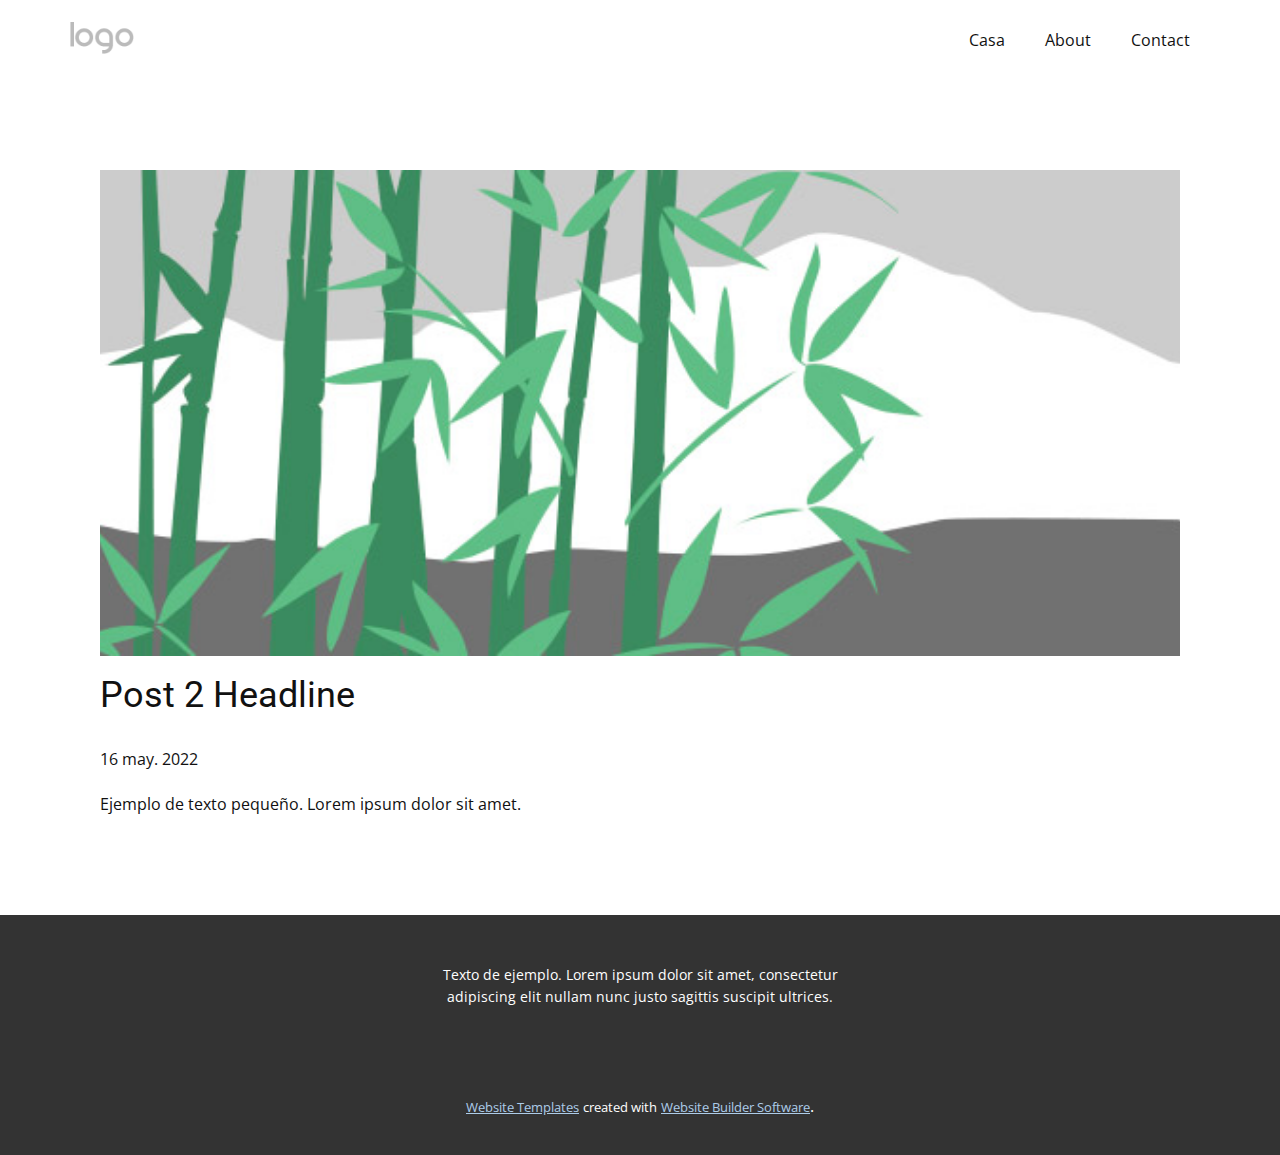
<file: blog/enviar-1.html>
<!doctype html>
<html style="font-size: 16px;"><head>
    <meta name="viewport" content="width=device-width, initial-scale=1.0">
    <meta charset="utf-8">
    <meta name="keywords" content="Post 1 Headline">
    <meta name="description" content="">
    <meta name="page_type" content="np-template-header-footer-from-plugin">
    <title>Post 2 Headline</title>
    <link rel="stylesheet" href="../nicepage.css" media="screen">
<link rel="stylesheet" href="../Post-Template.css" media="screen">
    <script class="u-script" type="text/javascript" src="../jquery.js" defer=""></script>
    <script class="u-script" type="text/javascript" src="../nicepage.js" defer=""></script>
    <meta name="generator" content="Nicepage 4.10.5, nicepage.com">
    <link id="u-theme-google-font" rel="stylesheet" href="https://fonts.googleapis.com/css?family=Roboto:100,100i,300,300i,400,400i,500,500i,700,700i,900,900i|Open+Sans:300,300i,400,400i,500,500i,600,600i,700,700i,800,800i">
    
    
    <script type="application/ld+json">{
		"@context": "http://schema.org",
		"@type": "Organization",
		"name": "",
		"logo": "images/default-logo.png"
}</script>
    <meta name="theme-color" content="#478ac9">
  </head>
  <body class="u-body u-xl-mode"><header class="u-clearfix u-header u-header" id="sec-c787"><div class="u-clearfix u-sheet u-valign-middle u-sheet-1">
        <a href="https://nicepage.com" class="u-image u-logo u-image-1">
          <img src="../images/default-logo.png" class="u-logo-image u-logo-image-1">
        </a>
        <nav class="u-menu u-menu-dropdown u-offcanvas u-menu-1">
          <div class="menu-collapse" style="font-size: 1rem; letter-spacing: 0px;">
            <a class="u-button-style u-custom-left-right-menu-spacing u-custom-padding-bottom u-custom-top-bottom-menu-spacing u-nav-link u-text-active-palette-1-base u-text-hover-palette-2-base" href="#">
              <svg class="u-svg-link" viewBox="0 0 24 24"><use xmlns:xlink="http://www.w3.org/1999/xlink" xlink:href="#menu-hamburger"></use></svg>
              <svg class="u-svg-content" version="1.1" id="menu-hamburger" viewBox="0 0 16 16" x="0px" y="0px" xmlns:xlink="http://www.w3.org/1999/xlink" xmlns="http://www.w3.org/2000/svg"><g><rect y="1" width="16" height="2"></rect><rect y="7" width="16" height="2"></rect><rect y="13" width="16" height="2"></rect>
</g></svg>
            </a>
          </div>
          <div class="u-nav-container">
            <ul class="u-nav u-unstyled u-nav-1"><li class="u-nav-item"><a class="u-button-style u-nav-link u-text-active-palette-1-base u-text-hover-palette-2-base" href="../Casa.html" style="padding: 10px 20px;">Casa</a>
</li><li class="u-nav-item"><a class="u-button-style u-nav-link u-text-active-palette-1-base u-text-hover-palette-2-base" href="../About.html" style="padding: 10px 20px;">About</a>
</li><li class="u-nav-item"><a class="u-button-style u-nav-link u-text-active-palette-1-base u-text-hover-palette-2-base" href="../Contact.html" style="padding: 10px 20px;">Contact</a>
</li></ul>
          </div>
          <div class="u-nav-container-collapse">
            <div class="u-black u-container-style u-inner-container-layout u-opacity u-opacity-95 u-sidenav">
              <div class="u-inner-container-layout u-sidenav-overflow">
                <div class="u-menu-close"></div>
                <ul class="u-align-center u-nav u-popupmenu-items u-unstyled u-nav-2"><li class="u-nav-item"><a class="u-button-style u-nav-link" href="../Casa.html">Casa</a>
</li><li class="u-nav-item"><a class="u-button-style u-nav-link" href="../About.html">About</a>
</li><li class="u-nav-item"><a class="u-button-style u-nav-link" href="../Contact.html">Contact</a>
</li></ul>
              </div>
            </div>
            <div class="u-black u-menu-overlay u-opacity u-opacity-70"></div>
          </div>
        </nav>
      </div></header>
    <section class="u-align-center u-clearfix u-section-1" id="sec-5dca">
      <div class="u-clearfix u-sheet u-valign-middle-md u-valign-middle-sm u-valign-middle-xs u-sheet-1"><!--post_details--><!--post_details_options_json--><!--{"source":""}--><!--/post_details_options_json--><!--blog_post-->
        <div class="u-container-style u-expanded-width u-post-details u-post-details-1">
          <div class="u-container-layout u-valign-middle u-container-layout-1"><!--blog_post_image-->
            <img alt="" class="u-blog-control u-expanded-width u-image u-image-default u-image-1" src="[data-uri]"><!--/blog_post_image--><!--blog_post_header-->
            <h2 class="u-blog-control u-text u-text-1">Post 2 Headline</h2><!--/blog_post_header--><!--blog_post_metadata-->
            <div class="u-blog-control u-metadata u-metadata-1"><!--blog_post_metadata_date-->
              <span class="u-meta-date u-meta-icon">16 may. 2022</span><!--/blog_post_metadata_date--><!--blog_post_metadata_category-->
              <!--/blog_post_metadata_category--><!--blog_post_metadata_comments-->
              <!--/blog_post_metadata_comments-->
            </div><!--/blog_post_metadata--><!--blog_post_content-->
            <div class="u-align-justify u-blog-control u-post-content u-text u-text-2 fr-view">
  Ejemplo de texto pequeño. Lorem ipsum dolor sit amet.
  </div><!--/blog_post_content-->
          </div>
        </div><!--/blog_post--><!--/post_details-->
      </div>
    </section>
    
    
    <footer class="u-align-center u-clearfix u-footer u-grey-80 u-footer" id="sec-c213"><div class="u-clearfix u-sheet u-sheet-1">
        <p class="u-small-text u-text u-text-variant u-text-1">Texto de ejemplo. Lorem ipsum dolor sit amet, consectetur adipiscing elit nullam nunc justo sagittis suscipit ultrices.</p>
      </div></footer>
    <section class="u-backlink u-clearfix u-grey-80">
      <a class="u-link" href="https://nicepage.com/website-templates" target="_blank">
        <span>Website Templates</span>
      </a>
      <p class="u-text">
        <span>created with</span>
      </p>
      <a class="u-link" href="" target="_blank">
        <span>Website Builder Software</span>
      </a>. 
    </section>
  
</body></html>
</file>
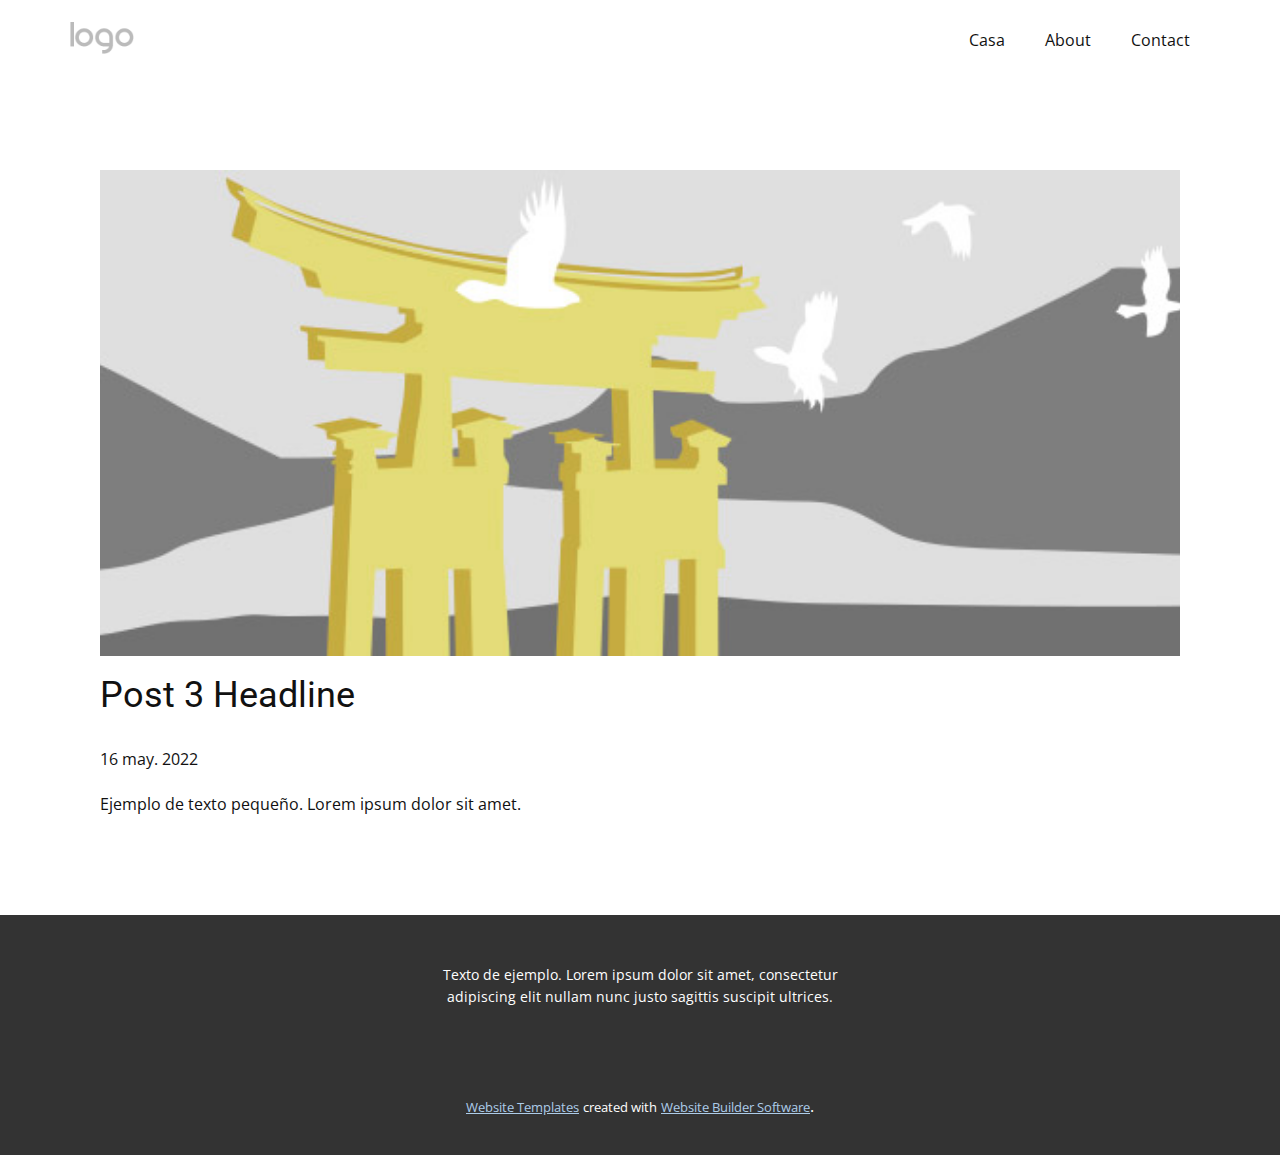
<file: blog/enviar-2.html>
<!doctype html>
<html style="font-size: 16px;"><head>
    <meta name="viewport" content="width=device-width, initial-scale=1.0">
    <meta charset="utf-8">
    <meta name="keywords" content="Post 1 Headline">
    <meta name="description" content="">
    <meta name="page_type" content="np-template-header-footer-from-plugin">
    <title>Post 3 Headline</title>
    <link rel="stylesheet" href="../nicepage.css" media="screen">
<link rel="stylesheet" href="../Post-Template.css" media="screen">
    <script class="u-script" type="text/javascript" src="../jquery.js" defer=""></script>
    <script class="u-script" type="text/javascript" src="../nicepage.js" defer=""></script>
    <meta name="generator" content="Nicepage 4.10.5, nicepage.com">
    <link id="u-theme-google-font" rel="stylesheet" href="https://fonts.googleapis.com/css?family=Roboto:100,100i,300,300i,400,400i,500,500i,700,700i,900,900i|Open+Sans:300,300i,400,400i,500,500i,600,600i,700,700i,800,800i">
    
    
    <script type="application/ld+json">{
		"@context": "http://schema.org",
		"@type": "Organization",
		"name": "",
		"logo": "images/default-logo.png"
}</script>
    <meta name="theme-color" content="#478ac9">
  </head>
  <body class="u-body u-xl-mode"><header class="u-clearfix u-header u-header" id="sec-c787"><div class="u-clearfix u-sheet u-valign-middle u-sheet-1">
        <a href="https://nicepage.com" class="u-image u-logo u-image-1">
          <img src="../images/default-logo.png" class="u-logo-image u-logo-image-1">
        </a>
        <nav class="u-menu u-menu-dropdown u-offcanvas u-menu-1">
          <div class="menu-collapse" style="font-size: 1rem; letter-spacing: 0px;">
            <a class="u-button-style u-custom-left-right-menu-spacing u-custom-padding-bottom u-custom-top-bottom-menu-spacing u-nav-link u-text-active-palette-1-base u-text-hover-palette-2-base" href="#">
              <svg class="u-svg-link" viewBox="0 0 24 24"><use xmlns:xlink="http://www.w3.org/1999/xlink" xlink:href="#menu-hamburger"></use></svg>
              <svg class="u-svg-content" version="1.1" id="menu-hamburger" viewBox="0 0 16 16" x="0px" y="0px" xmlns:xlink="http://www.w3.org/1999/xlink" xmlns="http://www.w3.org/2000/svg"><g><rect y="1" width="16" height="2"></rect><rect y="7" width="16" height="2"></rect><rect y="13" width="16" height="2"></rect>
</g></svg>
            </a>
          </div>
          <div class="u-nav-container">
            <ul class="u-nav u-unstyled u-nav-1"><li class="u-nav-item"><a class="u-button-style u-nav-link u-text-active-palette-1-base u-text-hover-palette-2-base" href="../Casa.html" style="padding: 10px 20px;">Casa</a>
</li><li class="u-nav-item"><a class="u-button-style u-nav-link u-text-active-palette-1-base u-text-hover-palette-2-base" href="../About.html" style="padding: 10px 20px;">About</a>
</li><li class="u-nav-item"><a class="u-button-style u-nav-link u-text-active-palette-1-base u-text-hover-palette-2-base" href="../Contact.html" style="padding: 10px 20px;">Contact</a>
</li></ul>
          </div>
          <div class="u-nav-container-collapse">
            <div class="u-black u-container-style u-inner-container-layout u-opacity u-opacity-95 u-sidenav">
              <div class="u-inner-container-layout u-sidenav-overflow">
                <div class="u-menu-close"></div>
                <ul class="u-align-center u-nav u-popupmenu-items u-unstyled u-nav-2"><li class="u-nav-item"><a class="u-button-style u-nav-link" href="../Casa.html">Casa</a>
</li><li class="u-nav-item"><a class="u-button-style u-nav-link" href="../About.html">About</a>
</li><li class="u-nav-item"><a class="u-button-style u-nav-link" href="../Contact.html">Contact</a>
</li></ul>
              </div>
            </div>
            <div class="u-black u-menu-overlay u-opacity u-opacity-70"></div>
          </div>
        </nav>
      </div></header>
    <section class="u-align-center u-clearfix u-section-1" id="sec-5dca">
      <div class="u-clearfix u-sheet u-valign-middle-md u-valign-middle-sm u-valign-middle-xs u-sheet-1"><!--post_details--><!--post_details_options_json--><!--{"source":""}--><!--/post_details_options_json--><!--blog_post-->
        <div class="u-container-style u-expanded-width u-post-details u-post-details-1">
          <div class="u-container-layout u-valign-middle u-container-layout-1"><!--blog_post_image-->
            <img alt="" class="u-blog-control u-expanded-width u-image u-image-default u-image-1" src="[data-uri]"><!--/blog_post_image--><!--blog_post_header-->
            <h2 class="u-blog-control u-text u-text-1">Post 3 Headline</h2><!--/blog_post_header--><!--blog_post_metadata-->
            <div class="u-blog-control u-metadata u-metadata-1"><!--blog_post_metadata_date-->
              <span class="u-meta-date u-meta-icon">16 may. 2022</span><!--/blog_post_metadata_date--><!--blog_post_metadata_category-->
              <!--/blog_post_metadata_category--><!--blog_post_metadata_comments-->
              <!--/blog_post_metadata_comments-->
            </div><!--/blog_post_metadata--><!--blog_post_content-->
            <div class="u-align-justify u-blog-control u-post-content u-text u-text-2 fr-view">
  Ejemplo de texto pequeño. Lorem ipsum dolor sit amet.
  </div><!--/blog_post_content-->
          </div>
        </div><!--/blog_post--><!--/post_details-->
      </div>
    </section>
    
    
    <footer class="u-align-center u-clearfix u-footer u-grey-80 u-footer" id="sec-c213"><div class="u-clearfix u-sheet u-sheet-1">
        <p class="u-small-text u-text u-text-variant u-text-1">Texto de ejemplo. Lorem ipsum dolor sit amet, consectetur adipiscing elit nullam nunc justo sagittis suscipit ultrices.</p>
      </div></footer>
    <section class="u-backlink u-clearfix u-grey-80">
      <a class="u-link" href="https://nicepage.com/website-templates" target="_blank">
        <span>Website Templates</span>
      </a>
      <p class="u-text">
        <span>created with</span>
      </p>
      <a class="u-link" href="" target="_blank">
        <span>Website Builder Software</span>
      </a>. 
    </section>
  
</body></html>
</file>
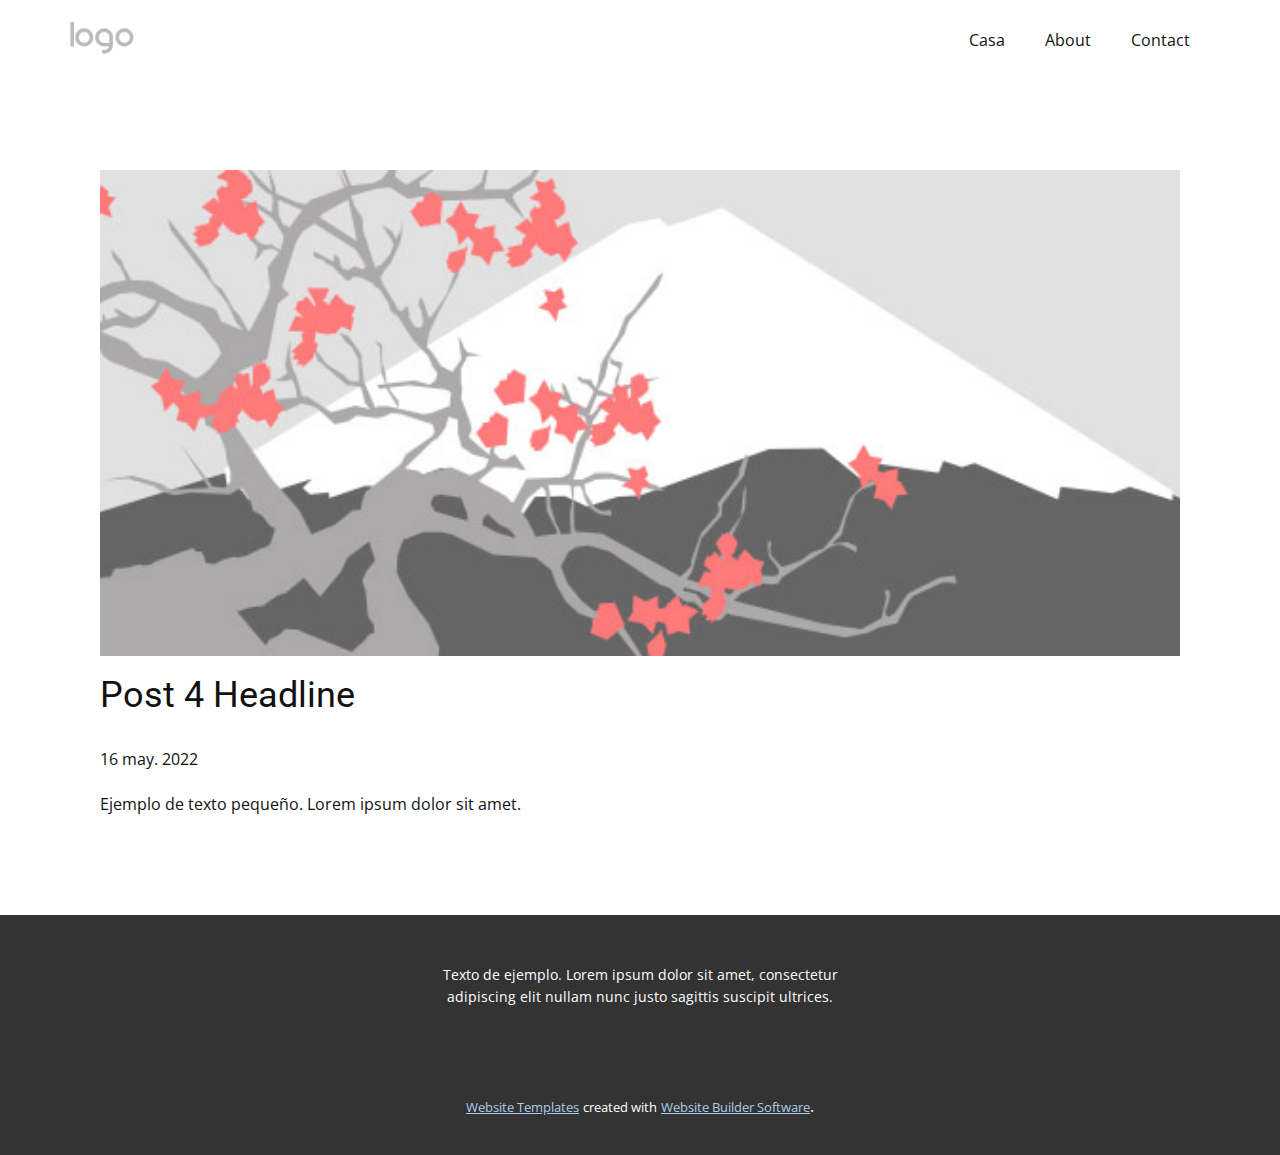
<file: blog/enviar-3.html>
<!doctype html>
<html style="font-size: 16px;"><head>
    <meta name="viewport" content="width=device-width, initial-scale=1.0">
    <meta charset="utf-8">
    <meta name="keywords" content="Post 1 Headline">
    <meta name="description" content="">
    <meta name="page_type" content="np-template-header-footer-from-plugin">
    <title>Post 4 Headline</title>
    <link rel="stylesheet" href="../nicepage.css" media="screen">
<link rel="stylesheet" href="../Post-Template.css" media="screen">
    <script class="u-script" type="text/javascript" src="../jquery.js" defer=""></script>
    <script class="u-script" type="text/javascript" src="../nicepage.js" defer=""></script>
    <meta name="generator" content="Nicepage 4.10.5, nicepage.com">
    <link id="u-theme-google-font" rel="stylesheet" href="https://fonts.googleapis.com/css?family=Roboto:100,100i,300,300i,400,400i,500,500i,700,700i,900,900i|Open+Sans:300,300i,400,400i,500,500i,600,600i,700,700i,800,800i">
    
    
    <script type="application/ld+json">{
		"@context": "http://schema.org",
		"@type": "Organization",
		"name": "",
		"logo": "images/default-logo.png"
}</script>
    <meta name="theme-color" content="#478ac9">
  </head>
  <body class="u-body u-xl-mode"><header class="u-clearfix u-header u-header" id="sec-c787"><div class="u-clearfix u-sheet u-valign-middle u-sheet-1">
        <a href="https://nicepage.com" class="u-image u-logo u-image-1">
          <img src="../images/default-logo.png" class="u-logo-image u-logo-image-1">
        </a>
        <nav class="u-menu u-menu-dropdown u-offcanvas u-menu-1">
          <div class="menu-collapse" style="font-size: 1rem; letter-spacing: 0px;">
            <a class="u-button-style u-custom-left-right-menu-spacing u-custom-padding-bottom u-custom-top-bottom-menu-spacing u-nav-link u-text-active-palette-1-base u-text-hover-palette-2-base" href="#">
              <svg class="u-svg-link" viewBox="0 0 24 24"><use xmlns:xlink="http://www.w3.org/1999/xlink" xlink:href="#menu-hamburger"></use></svg>
              <svg class="u-svg-content" version="1.1" id="menu-hamburger" viewBox="0 0 16 16" x="0px" y="0px" xmlns:xlink="http://www.w3.org/1999/xlink" xmlns="http://www.w3.org/2000/svg"><g><rect y="1" width="16" height="2"></rect><rect y="7" width="16" height="2"></rect><rect y="13" width="16" height="2"></rect>
</g></svg>
            </a>
          </div>
          <div class="u-nav-container">
            <ul class="u-nav u-unstyled u-nav-1"><li class="u-nav-item"><a class="u-button-style u-nav-link u-text-active-palette-1-base u-text-hover-palette-2-base" href="../Casa.html" style="padding: 10px 20px;">Casa</a>
</li><li class="u-nav-item"><a class="u-button-style u-nav-link u-text-active-palette-1-base u-text-hover-palette-2-base" href="../About.html" style="padding: 10px 20px;">About</a>
</li><li class="u-nav-item"><a class="u-button-style u-nav-link u-text-active-palette-1-base u-text-hover-palette-2-base" href="../Contact.html" style="padding: 10px 20px;">Contact</a>
</li></ul>
          </div>
          <div class="u-nav-container-collapse">
            <div class="u-black u-container-style u-inner-container-layout u-opacity u-opacity-95 u-sidenav">
              <div class="u-inner-container-layout u-sidenav-overflow">
                <div class="u-menu-close"></div>
                <ul class="u-align-center u-nav u-popupmenu-items u-unstyled u-nav-2"><li class="u-nav-item"><a class="u-button-style u-nav-link" href="../Casa.html">Casa</a>
</li><li class="u-nav-item"><a class="u-button-style u-nav-link" href="../About.html">About</a>
</li><li class="u-nav-item"><a class="u-button-style u-nav-link" href="../Contact.html">Contact</a>
</li></ul>
              </div>
            </div>
            <div class="u-black u-menu-overlay u-opacity u-opacity-70"></div>
          </div>
        </nav>
      </div></header>
    <section class="u-align-center u-clearfix u-section-1" id="sec-5dca">
      <div class="u-clearfix u-sheet u-valign-middle-md u-valign-middle-sm u-valign-middle-xs u-sheet-1"><!--post_details--><!--post_details_options_json--><!--{"source":""}--><!--/post_details_options_json--><!--blog_post-->
        <div class="u-container-style u-expanded-width u-post-details u-post-details-1">
          <div class="u-container-layout u-valign-middle u-container-layout-1"><!--blog_post_image-->
            <img alt="" class="u-blog-control u-expanded-width u-image u-image-default u-image-1" src="[data-uri]"><!--/blog_post_image--><!--blog_post_header-->
            <h2 class="u-blog-control u-text u-text-1">Post 4 Headline</h2><!--/blog_post_header--><!--blog_post_metadata-->
            <div class="u-blog-control u-metadata u-metadata-1"><!--blog_post_metadata_date-->
              <span class="u-meta-date u-meta-icon">16 may. 2022</span><!--/blog_post_metadata_date--><!--blog_post_metadata_category-->
              <!--/blog_post_metadata_category--><!--blog_post_metadata_comments-->
              <!--/blog_post_metadata_comments-->
            </div><!--/blog_post_metadata--><!--blog_post_content-->
            <div class="u-align-justify u-blog-control u-post-content u-text u-text-2 fr-view">
  Ejemplo de texto pequeño. Lorem ipsum dolor sit amet.
  </div><!--/blog_post_content-->
          </div>
        </div><!--/blog_post--><!--/post_details-->
      </div>
    </section>
    
    
    <footer class="u-align-center u-clearfix u-footer u-grey-80 u-footer" id="sec-c213"><div class="u-clearfix u-sheet u-sheet-1">
        <p class="u-small-text u-text u-text-variant u-text-1">Texto de ejemplo. Lorem ipsum dolor sit amet, consectetur adipiscing elit nullam nunc justo sagittis suscipit ultrices.</p>
      </div></footer>
    <section class="u-backlink u-clearfix u-grey-80">
      <a class="u-link" href="https://nicepage.com/website-templates" target="_blank">
        <span>Website Templates</span>
      </a>
      <p class="u-text">
        <span>created with</span>
      </p>
      <a class="u-link" href="" target="_blank">
        <span>Website Builder Software</span>
      </a>. 
    </section>
  
</body></html>
</file>
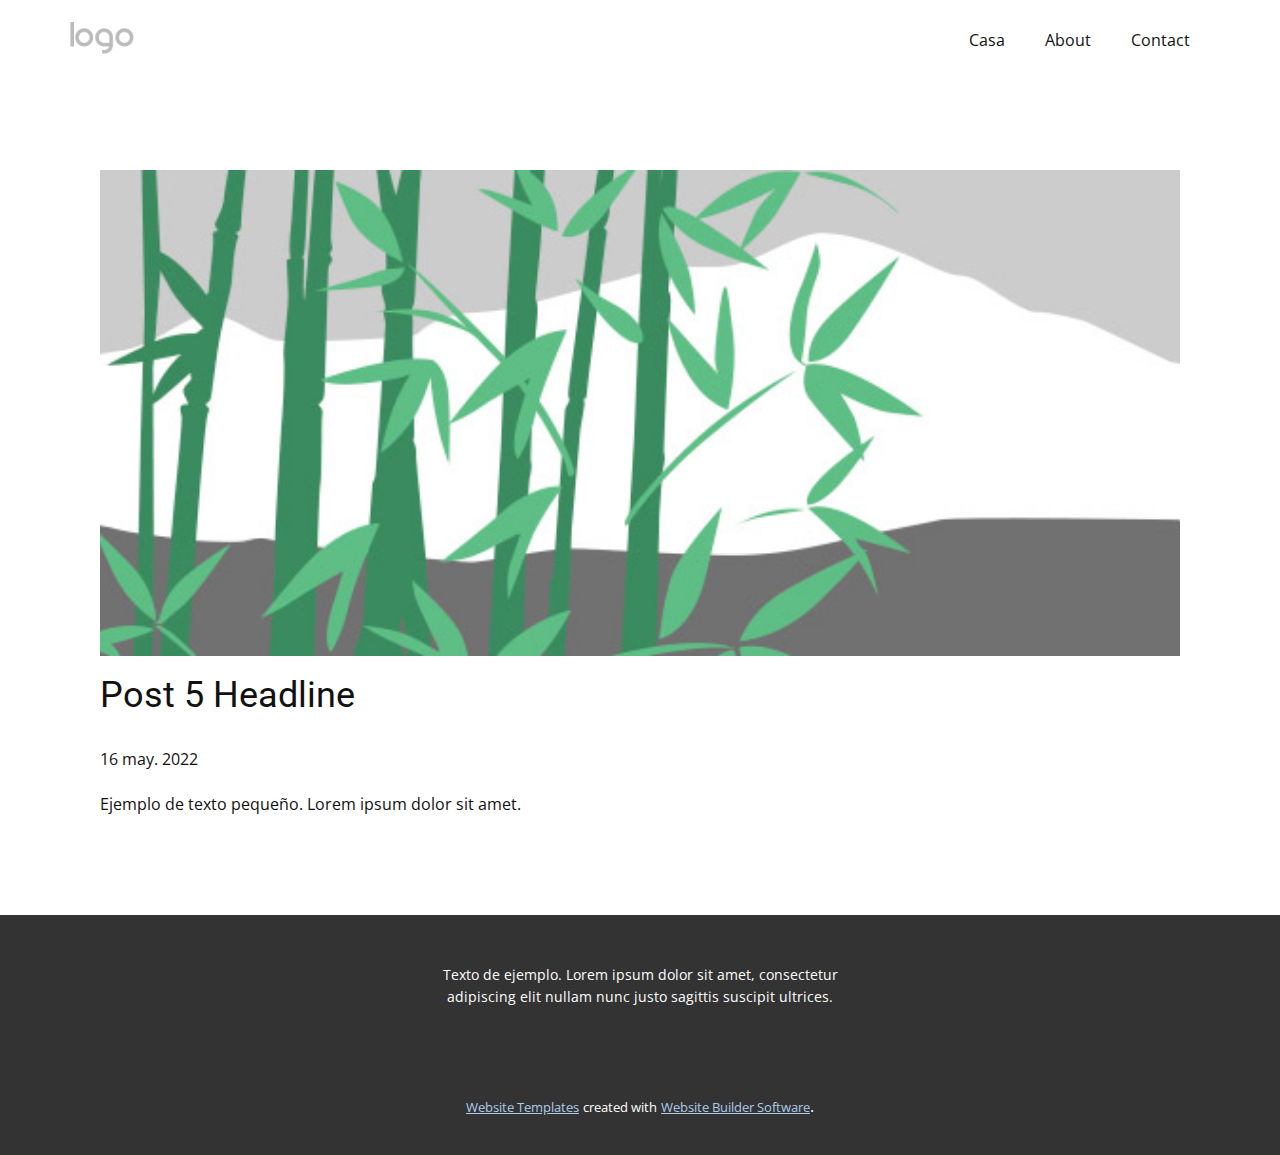
<file: blog/enviar-4.html>
<!doctype html>
<html style="font-size: 16px;"><head>
    <meta name="viewport" content="width=device-width, initial-scale=1.0">
    <meta charset="utf-8">
    <meta name="keywords" content="Post 1 Headline">
    <meta name="description" content="">
    <meta name="page_type" content="np-template-header-footer-from-plugin">
    <title>Post 5 Headline</title>
    <link rel="stylesheet" href="../nicepage.css" media="screen">
<link rel="stylesheet" href="../Post-Template.css" media="screen">
    <script class="u-script" type="text/javascript" src="../jquery.js" defer=""></script>
    <script class="u-script" type="text/javascript" src="../nicepage.js" defer=""></script>
    <meta name="generator" content="Nicepage 4.10.5, nicepage.com">
    <link id="u-theme-google-font" rel="stylesheet" href="https://fonts.googleapis.com/css?family=Roboto:100,100i,300,300i,400,400i,500,500i,700,700i,900,900i|Open+Sans:300,300i,400,400i,500,500i,600,600i,700,700i,800,800i">
    
    
    <script type="application/ld+json">{
		"@context": "http://schema.org",
		"@type": "Organization",
		"name": "",
		"logo": "images/default-logo.png"
}</script>
    <meta name="theme-color" content="#478ac9">
  </head>
  <body class="u-body u-xl-mode"><header class="u-clearfix u-header u-header" id="sec-c787"><div class="u-clearfix u-sheet u-valign-middle u-sheet-1">
        <a href="https://nicepage.com" class="u-image u-logo u-image-1">
          <img src="../images/default-logo.png" class="u-logo-image u-logo-image-1">
        </a>
        <nav class="u-menu u-menu-dropdown u-offcanvas u-menu-1">
          <div class="menu-collapse" style="font-size: 1rem; letter-spacing: 0px;">
            <a class="u-button-style u-custom-left-right-menu-spacing u-custom-padding-bottom u-custom-top-bottom-menu-spacing u-nav-link u-text-active-palette-1-base u-text-hover-palette-2-base" href="#">
              <svg class="u-svg-link" viewBox="0 0 24 24"><use xmlns:xlink="http://www.w3.org/1999/xlink" xlink:href="#menu-hamburger"></use></svg>
              <svg class="u-svg-content" version="1.1" id="menu-hamburger" viewBox="0 0 16 16" x="0px" y="0px" xmlns:xlink="http://www.w3.org/1999/xlink" xmlns="http://www.w3.org/2000/svg"><g><rect y="1" width="16" height="2"></rect><rect y="7" width="16" height="2"></rect><rect y="13" width="16" height="2"></rect>
</g></svg>
            </a>
          </div>
          <div class="u-nav-container">
            <ul class="u-nav u-unstyled u-nav-1"><li class="u-nav-item"><a class="u-button-style u-nav-link u-text-active-palette-1-base u-text-hover-palette-2-base" href="../Casa.html" style="padding: 10px 20px;">Casa</a>
</li><li class="u-nav-item"><a class="u-button-style u-nav-link u-text-active-palette-1-base u-text-hover-palette-2-base" href="../About.html" style="padding: 10px 20px;">About</a>
</li><li class="u-nav-item"><a class="u-button-style u-nav-link u-text-active-palette-1-base u-text-hover-palette-2-base" href="../Contact.html" style="padding: 10px 20px;">Contact</a>
</li></ul>
          </div>
          <div class="u-nav-container-collapse">
            <div class="u-black u-container-style u-inner-container-layout u-opacity u-opacity-95 u-sidenav">
              <div class="u-inner-container-layout u-sidenav-overflow">
                <div class="u-menu-close"></div>
                <ul class="u-align-center u-nav u-popupmenu-items u-unstyled u-nav-2"><li class="u-nav-item"><a class="u-button-style u-nav-link" href="../Casa.html">Casa</a>
</li><li class="u-nav-item"><a class="u-button-style u-nav-link" href="../About.html">About</a>
</li><li class="u-nav-item"><a class="u-button-style u-nav-link" href="../Contact.html">Contact</a>
</li></ul>
              </div>
            </div>
            <div class="u-black u-menu-overlay u-opacity u-opacity-70"></div>
          </div>
        </nav>
      </div></header>
    <section class="u-align-center u-clearfix u-section-1" id="sec-5dca">
      <div class="u-clearfix u-sheet u-valign-middle-md u-valign-middle-sm u-valign-middle-xs u-sheet-1"><!--post_details--><!--post_details_options_json--><!--{"source":""}--><!--/post_details_options_json--><!--blog_post-->
        <div class="u-container-style u-expanded-width u-post-details u-post-details-1">
          <div class="u-container-layout u-valign-middle u-container-layout-1"><!--blog_post_image-->
            <img alt="" class="u-blog-control u-expanded-width u-image u-image-default u-image-1" src="[data-uri]"><!--/blog_post_image--><!--blog_post_header-->
            <h2 class="u-blog-control u-text u-text-1">Post 5 Headline</h2><!--/blog_post_header--><!--blog_post_metadata-->
            <div class="u-blog-control u-metadata u-metadata-1"><!--blog_post_metadata_date-->
              <span class="u-meta-date u-meta-icon">16 may. 2022</span><!--/blog_post_metadata_date--><!--blog_post_metadata_category-->
              <!--/blog_post_metadata_category--><!--blog_post_metadata_comments-->
              <!--/blog_post_metadata_comments-->
            </div><!--/blog_post_metadata--><!--blog_post_content-->
            <div class="u-align-justify u-blog-control u-post-content u-text u-text-2 fr-view">
  Ejemplo de texto pequeño. Lorem ipsum dolor sit amet.
  </div><!--/blog_post_content-->
          </div>
        </div><!--/blog_post--><!--/post_details-->
      </div>
    </section>
    
    
    <footer class="u-align-center u-clearfix u-footer u-grey-80 u-footer" id="sec-c213"><div class="u-clearfix u-sheet u-sheet-1">
        <p class="u-small-text u-text u-text-variant u-text-1">Texto de ejemplo. Lorem ipsum dolor sit amet, consectetur adipiscing elit nullam nunc justo sagittis suscipit ultrices.</p>
      </div></footer>
    <section class="u-backlink u-clearfix u-grey-80">
      <a class="u-link" href="https://nicepage.com/website-templates" target="_blank">
        <span>Website Templates</span>
      </a>
      <p class="u-text">
        <span>created with</span>
      </p>
      <a class="u-link" href="" target="_blank">
        <span>Website Builder Software</span>
      </a>. 
    </section>
  
</body></html>
</file>
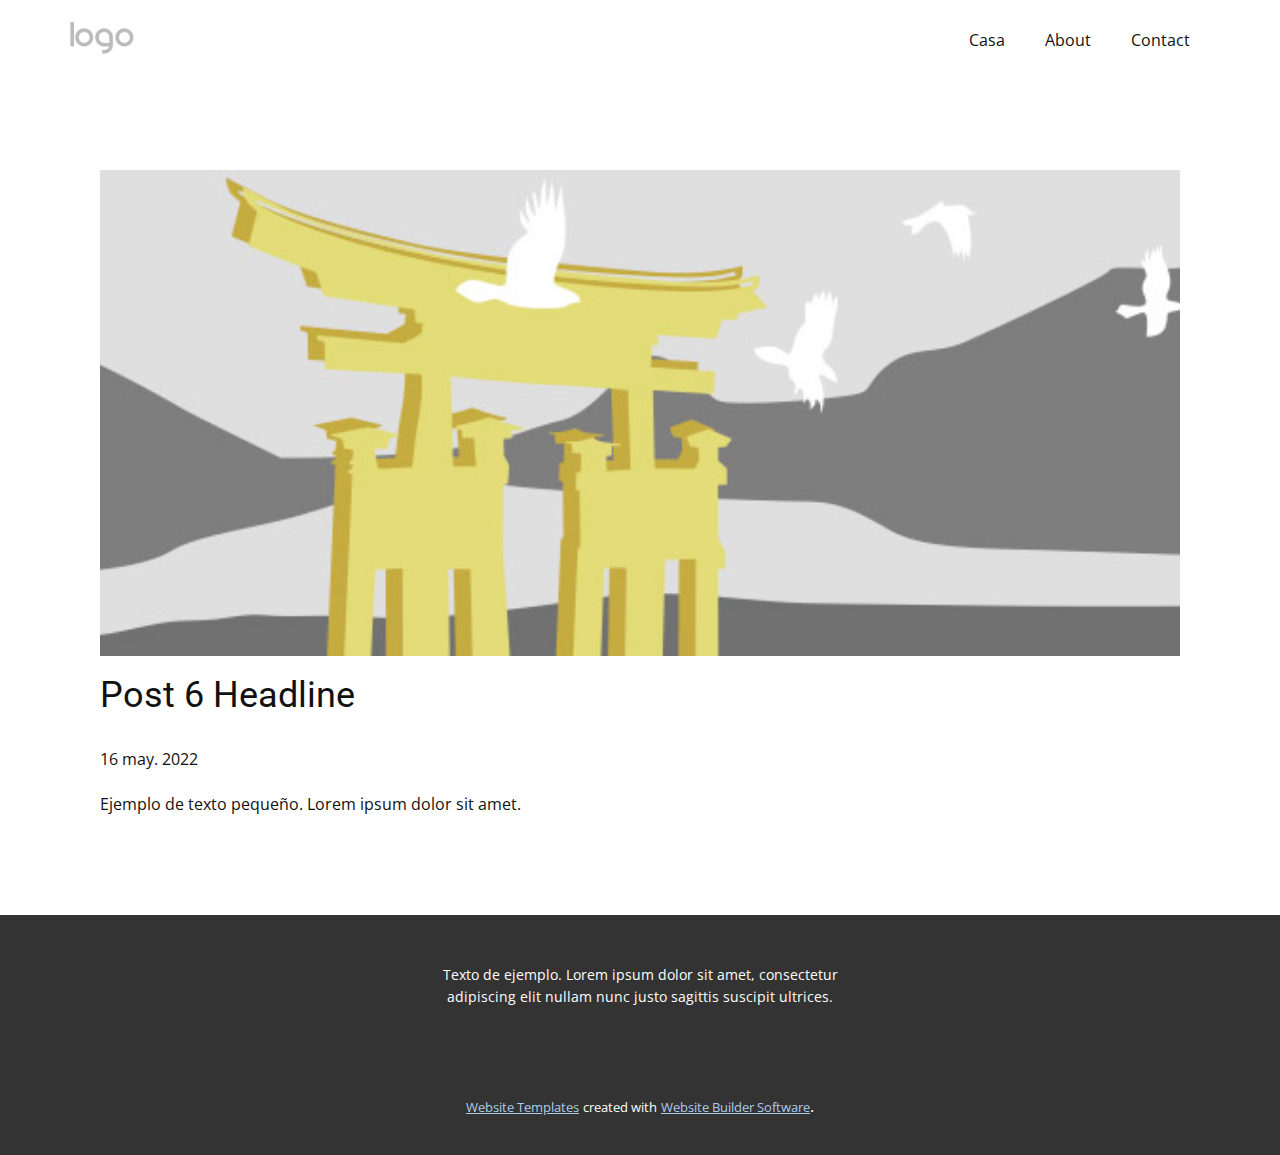
<file: blog/enviar-5.html>
<!doctype html>
<html style="font-size: 16px;"><head>
    <meta name="viewport" content="width=device-width, initial-scale=1.0">
    <meta charset="utf-8">
    <meta name="keywords" content="Post 1 Headline">
    <meta name="description" content="">
    <meta name="page_type" content="np-template-header-footer-from-plugin">
    <title>Post 6 Headline</title>
    <link rel="stylesheet" href="../nicepage.css" media="screen">
<link rel="stylesheet" href="../Post-Template.css" media="screen">
    <script class="u-script" type="text/javascript" src="../jquery.js" defer=""></script>
    <script class="u-script" type="text/javascript" src="../nicepage.js" defer=""></script>
    <meta name="generator" content="Nicepage 4.10.5, nicepage.com">
    <link id="u-theme-google-font" rel="stylesheet" href="https://fonts.googleapis.com/css?family=Roboto:100,100i,300,300i,400,400i,500,500i,700,700i,900,900i|Open+Sans:300,300i,400,400i,500,500i,600,600i,700,700i,800,800i">
    
    
    <script type="application/ld+json">{
		"@context": "http://schema.org",
		"@type": "Organization",
		"name": "",
		"logo": "images/default-logo.png"
}</script>
    <meta name="theme-color" content="#478ac9">
  </head>
  <body class="u-body u-xl-mode"><header class="u-clearfix u-header u-header" id="sec-c787"><div class="u-clearfix u-sheet u-valign-middle u-sheet-1">
        <a href="https://nicepage.com" class="u-image u-logo u-image-1">
          <img src="../images/default-logo.png" class="u-logo-image u-logo-image-1">
        </a>
        <nav class="u-menu u-menu-dropdown u-offcanvas u-menu-1">
          <div class="menu-collapse" style="font-size: 1rem; letter-spacing: 0px;">
            <a class="u-button-style u-custom-left-right-menu-spacing u-custom-padding-bottom u-custom-top-bottom-menu-spacing u-nav-link u-text-active-palette-1-base u-text-hover-palette-2-base" href="#">
              <svg class="u-svg-link" viewBox="0 0 24 24"><use xmlns:xlink="http://www.w3.org/1999/xlink" xlink:href="#menu-hamburger"></use></svg>
              <svg class="u-svg-content" version="1.1" id="menu-hamburger" viewBox="0 0 16 16" x="0px" y="0px" xmlns:xlink="http://www.w3.org/1999/xlink" xmlns="http://www.w3.org/2000/svg"><g><rect y="1" width="16" height="2"></rect><rect y="7" width="16" height="2"></rect><rect y="13" width="16" height="2"></rect>
</g></svg>
            </a>
          </div>
          <div class="u-nav-container">
            <ul class="u-nav u-unstyled u-nav-1"><li class="u-nav-item"><a class="u-button-style u-nav-link u-text-active-palette-1-base u-text-hover-palette-2-base" href="../Casa.html" style="padding: 10px 20px;">Casa</a>
</li><li class="u-nav-item"><a class="u-button-style u-nav-link u-text-active-palette-1-base u-text-hover-palette-2-base" href="../About.html" style="padding: 10px 20px;">About</a>
</li><li class="u-nav-item"><a class="u-button-style u-nav-link u-text-active-palette-1-base u-text-hover-palette-2-base" href="../Contact.html" style="padding: 10px 20px;">Contact</a>
</li></ul>
          </div>
          <div class="u-nav-container-collapse">
            <div class="u-black u-container-style u-inner-container-layout u-opacity u-opacity-95 u-sidenav">
              <div class="u-inner-container-layout u-sidenav-overflow">
                <div class="u-menu-close"></div>
                <ul class="u-align-center u-nav u-popupmenu-items u-unstyled u-nav-2"><li class="u-nav-item"><a class="u-button-style u-nav-link" href="../Casa.html">Casa</a>
</li><li class="u-nav-item"><a class="u-button-style u-nav-link" href="../About.html">About</a>
</li><li class="u-nav-item"><a class="u-button-style u-nav-link" href="../Contact.html">Contact</a>
</li></ul>
              </div>
            </div>
            <div class="u-black u-menu-overlay u-opacity u-opacity-70"></div>
          </div>
        </nav>
      </div></header>
    <section class="u-align-center u-clearfix u-section-1" id="sec-5dca">
      <div class="u-clearfix u-sheet u-valign-middle-md u-valign-middle-sm u-valign-middle-xs u-sheet-1"><!--post_details--><!--post_details_options_json--><!--{"source":""}--><!--/post_details_options_json--><!--blog_post-->
        <div class="u-container-style u-expanded-width u-post-details u-post-details-1">
          <div class="u-container-layout u-valign-middle u-container-layout-1"><!--blog_post_image-->
            <img alt="" class="u-blog-control u-expanded-width u-image u-image-default u-image-1" src="[data-uri]"><!--/blog_post_image--><!--blog_post_header-->
            <h2 class="u-blog-control u-text u-text-1">Post 6 Headline</h2><!--/blog_post_header--><!--blog_post_metadata-->
            <div class="u-blog-control u-metadata u-metadata-1"><!--blog_post_metadata_date-->
              <span class="u-meta-date u-meta-icon">16 may. 2022</span><!--/blog_post_metadata_date--><!--blog_post_metadata_category-->
              <!--/blog_post_metadata_category--><!--blog_post_metadata_comments-->
              <!--/blog_post_metadata_comments-->
            </div><!--/blog_post_metadata--><!--blog_post_content-->
            <div class="u-align-justify u-blog-control u-post-content u-text u-text-2 fr-view">
  Ejemplo de texto pequeño. Lorem ipsum dolor sit amet.
  </div><!--/blog_post_content-->
          </div>
        </div><!--/blog_post--><!--/post_details-->
      </div>
    </section>
    
    
    <footer class="u-align-center u-clearfix u-footer u-grey-80 u-footer" id="sec-c213"><div class="u-clearfix u-sheet u-sheet-1">
        <p class="u-small-text u-text u-text-variant u-text-1">Texto de ejemplo. Lorem ipsum dolor sit amet, consectetur adipiscing elit nullam nunc justo sagittis suscipit ultrices.</p>
      </div></footer>
    <section class="u-backlink u-clearfix u-grey-80">
      <a class="u-link" href="https://nicepage.com/website-templates" target="_blank">
        <span>Website Templates</span>
      </a>
      <p class="u-text">
        <span>created with</span>
      </p>
      <a class="u-link" href="" target="_blank">
        <span>Website Builder Software</span>
      </a>. 
    </section>
  
</body></html>
</file>
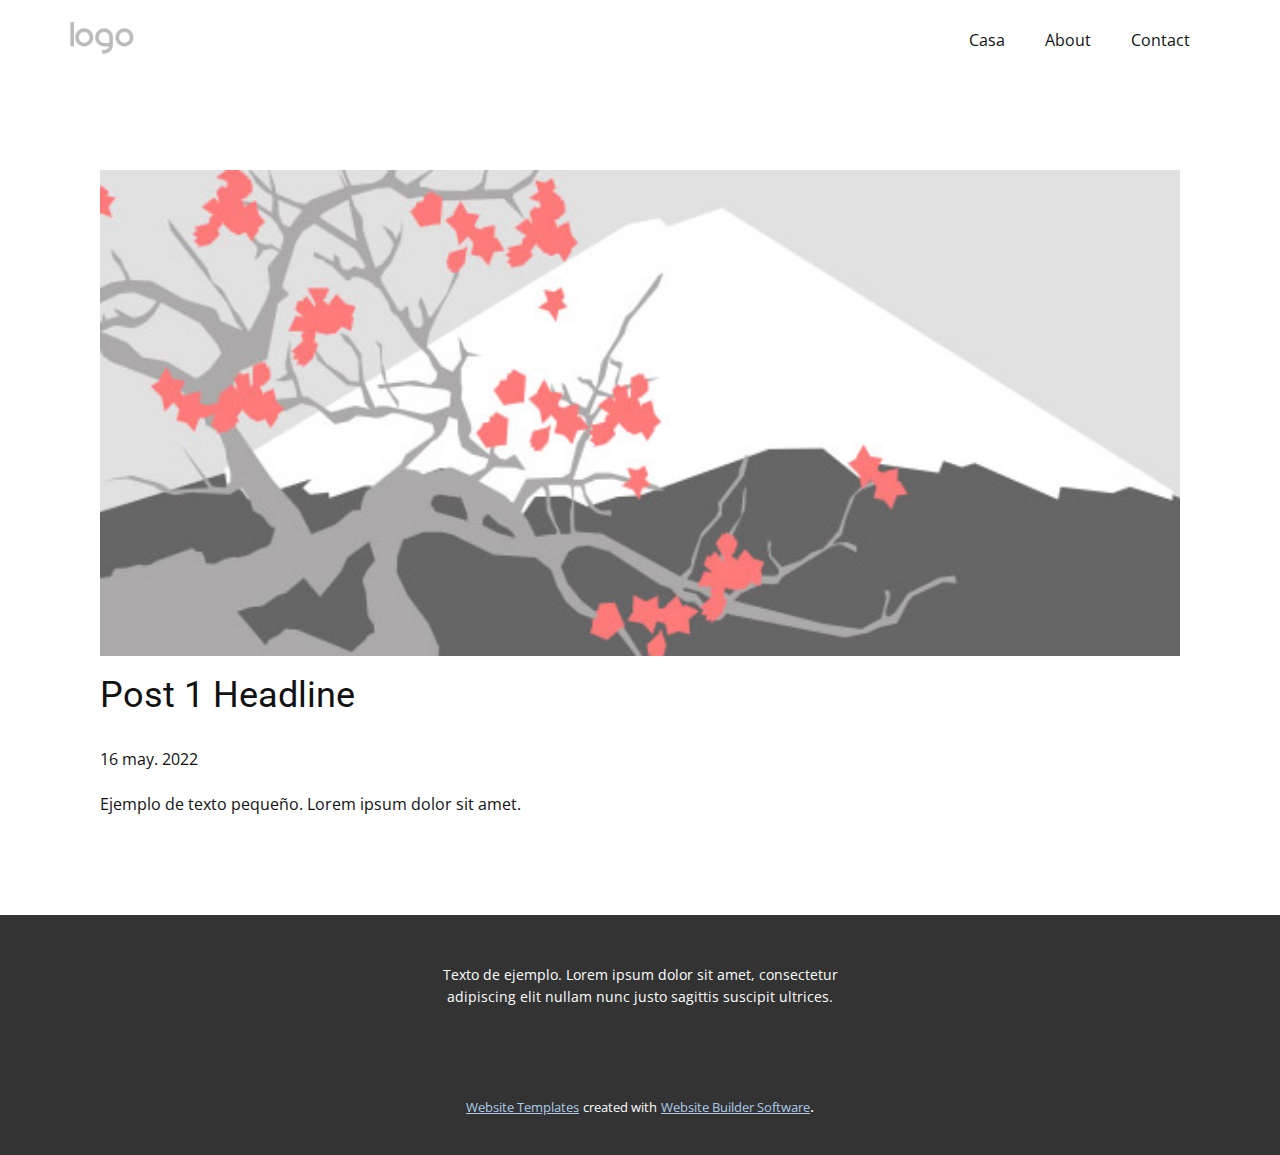
<file: blog/enviar.html>
<!doctype html>
<html style="font-size: 16px;"><head>
    <meta name="viewport" content="width=device-width, initial-scale=1.0">
    <meta charset="utf-8">
    <meta name="keywords" content="Post 1 Headline">
    <meta name="description" content="">
    <meta name="page_type" content="np-template-header-footer-from-plugin">
    <title>Post 1 Headline</title>
    <link rel="stylesheet" href="../nicepage.css" media="screen">
<link rel="stylesheet" href="../Post-Template.css" media="screen">
    <script class="u-script" type="text/javascript" src="../jquery.js" defer=""></script>
    <script class="u-script" type="text/javascript" src="../nicepage.js" defer=""></script>
    <meta name="generator" content="Nicepage 4.10.5, nicepage.com">
    <link id="u-theme-google-font" rel="stylesheet" href="https://fonts.googleapis.com/css?family=Roboto:100,100i,300,300i,400,400i,500,500i,700,700i,900,900i|Open+Sans:300,300i,400,400i,500,500i,600,600i,700,700i,800,800i">
    
    
    <script type="application/ld+json">{
		"@context": "http://schema.org",
		"@type": "Organization",
		"name": "",
		"logo": "images/default-logo.png"
}</script>
    <meta name="theme-color" content="#478ac9">
  </head>
  <body class="u-body u-xl-mode"><header class="u-clearfix u-header u-header" id="sec-c787"><div class="u-clearfix u-sheet u-valign-middle u-sheet-1">
        <a href="https://nicepage.com" class="u-image u-logo u-image-1">
          <img src="../images/default-logo.png" class="u-logo-image u-logo-image-1">
        </a>
        <nav class="u-menu u-menu-dropdown u-offcanvas u-menu-1">
          <div class="menu-collapse" style="font-size: 1rem; letter-spacing: 0px;">
            <a class="u-button-style u-custom-left-right-menu-spacing u-custom-padding-bottom u-custom-top-bottom-menu-spacing u-nav-link u-text-active-palette-1-base u-text-hover-palette-2-base" href="#">
              <svg class="u-svg-link" viewBox="0 0 24 24"><use xmlns:xlink="http://www.w3.org/1999/xlink" xlink:href="#menu-hamburger"></use></svg>
              <svg class="u-svg-content" version="1.1" id="menu-hamburger" viewBox="0 0 16 16" x="0px" y="0px" xmlns:xlink="http://www.w3.org/1999/xlink" xmlns="http://www.w3.org/2000/svg"><g><rect y="1" width="16" height="2"></rect><rect y="7" width="16" height="2"></rect><rect y="13" width="16" height="2"></rect>
</g></svg>
            </a>
          </div>
          <div class="u-nav-container">
            <ul class="u-nav u-unstyled u-nav-1"><li class="u-nav-item"><a class="u-button-style u-nav-link u-text-active-palette-1-base u-text-hover-palette-2-base" href="../Casa.html" style="padding: 10px 20px;">Casa</a>
</li><li class="u-nav-item"><a class="u-button-style u-nav-link u-text-active-palette-1-base u-text-hover-palette-2-base" href="../About.html" style="padding: 10px 20px;">About</a>
</li><li class="u-nav-item"><a class="u-button-style u-nav-link u-text-active-palette-1-base u-text-hover-palette-2-base" href="../Contact.html" style="padding: 10px 20px;">Contact</a>
</li></ul>
          </div>
          <div class="u-nav-container-collapse">
            <div class="u-black u-container-style u-inner-container-layout u-opacity u-opacity-95 u-sidenav">
              <div class="u-inner-container-layout u-sidenav-overflow">
                <div class="u-menu-close"></div>
                <ul class="u-align-center u-nav u-popupmenu-items u-unstyled u-nav-2"><li class="u-nav-item"><a class="u-button-style u-nav-link" href="../Casa.html">Casa</a>
</li><li class="u-nav-item"><a class="u-button-style u-nav-link" href="../About.html">About</a>
</li><li class="u-nav-item"><a class="u-button-style u-nav-link" href="../Contact.html">Contact</a>
</li></ul>
              </div>
            </div>
            <div class="u-black u-menu-overlay u-opacity u-opacity-70"></div>
          </div>
        </nav>
      </div></header>
    <section class="u-align-center u-clearfix u-section-1" id="sec-5dca">
      <div class="u-clearfix u-sheet u-valign-middle-md u-valign-middle-sm u-valign-middle-xs u-sheet-1"><!--post_details--><!--post_details_options_json--><!--{"source":""}--><!--/post_details_options_json--><!--blog_post-->
        <div class="u-container-style u-expanded-width u-post-details u-post-details-1">
          <div class="u-container-layout u-valign-middle u-container-layout-1"><!--blog_post_image-->
            <img alt="" class="u-blog-control u-expanded-width u-image u-image-default u-image-1" src="[data-uri]"><!--/blog_post_image--><!--blog_post_header-->
            <h2 class="u-blog-control u-text u-text-1">Post 1 Headline</h2><!--/blog_post_header--><!--blog_post_metadata-->
            <div class="u-blog-control u-metadata u-metadata-1"><!--blog_post_metadata_date-->
              <span class="u-meta-date u-meta-icon">16 may. 2022</span><!--/blog_post_metadata_date--><!--blog_post_metadata_category-->
              <!--/blog_post_metadata_category--><!--blog_post_metadata_comments-->
              <!--/blog_post_metadata_comments-->
            </div><!--/blog_post_metadata--><!--blog_post_content-->
            <div class="u-align-justify u-blog-control u-post-content u-text u-text-2 fr-view">
  Ejemplo de texto pequeño. Lorem ipsum dolor sit amet.
  </div><!--/blog_post_content-->
          </div>
        </div><!--/blog_post--><!--/post_details-->
      </div>
    </section>
    
    
    <footer class="u-align-center u-clearfix u-footer u-grey-80 u-footer" id="sec-c213"><div class="u-clearfix u-sheet u-sheet-1">
        <p class="u-small-text u-text u-text-variant u-text-1">Texto de ejemplo. Lorem ipsum dolor sit amet, consectetur adipiscing elit nullam nunc justo sagittis suscipit ultrices.</p>
      </div></footer>
    <section class="u-backlink u-clearfix u-grey-80">
      <a class="u-link" href="https://nicepage.com/website-templates" target="_blank">
        <span>Website Templates</span>
      </a>
      <p class="u-text">
        <span>created with</span>
      </p>
      <a class="u-link" href="" target="_blank">
        <span>Website Builder Software</span>
      </a>. 
    </section>
  
</body></html>
</file>
